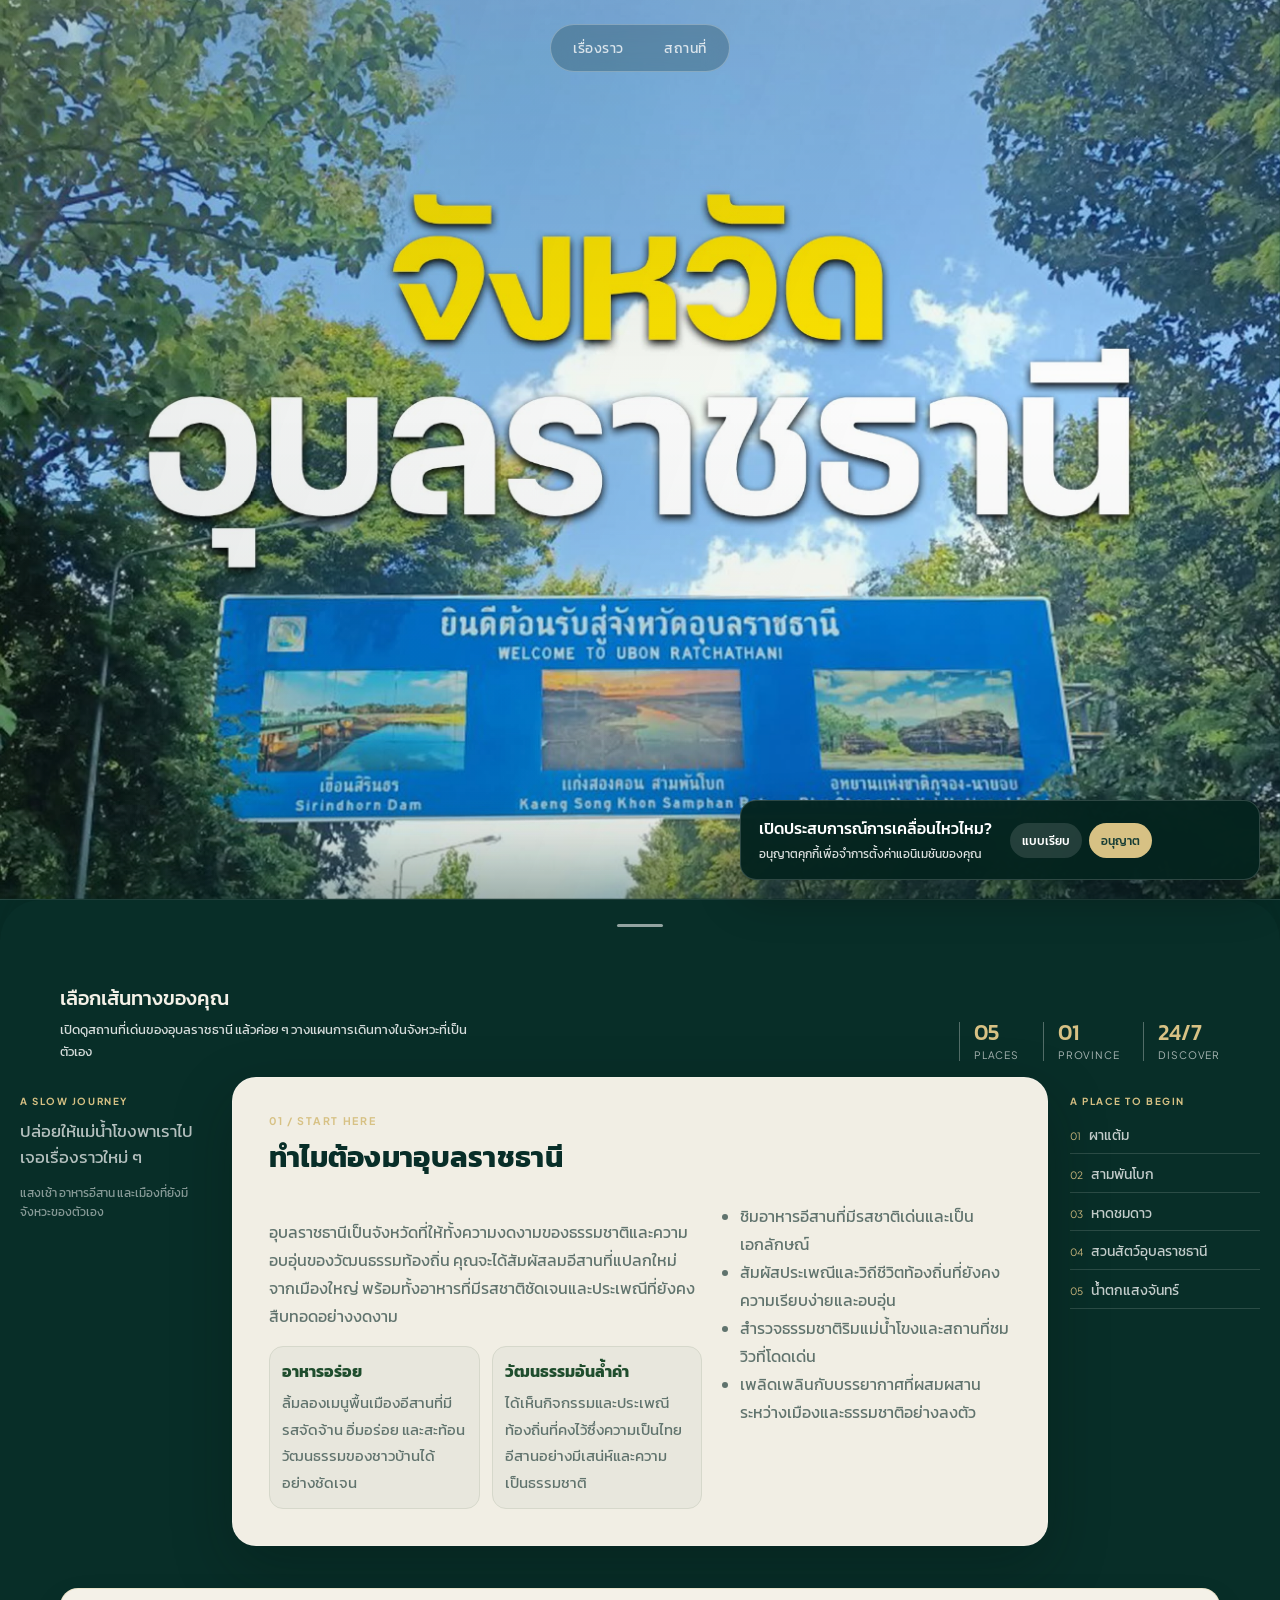
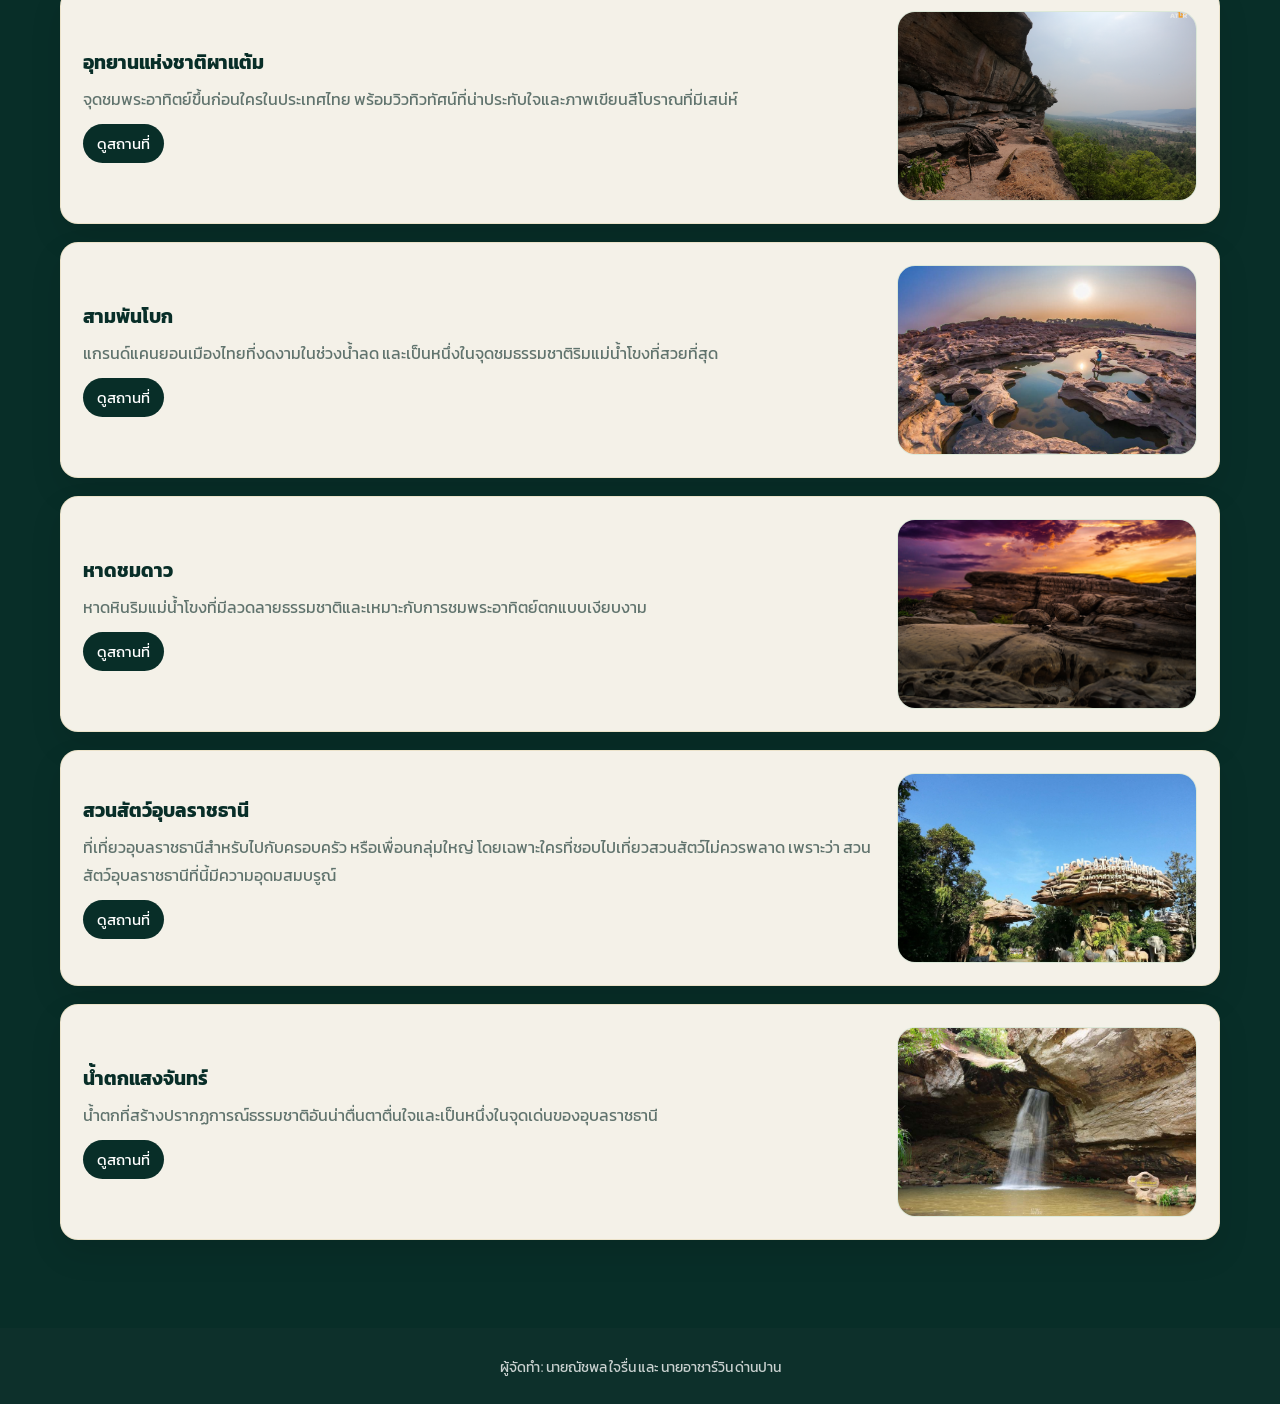
<file: index.html>
<!DOCTYPE html>
<html lang="th">
  <head>
    <meta charset="UTF-8" />
    <meta name="viewport" content="width=device-width, initial-scale=1.0" />
    <title>Ubon Ratchathani Travel Guide</title>
    <style>
      @import url('https://fonts.googleapis.com/css2?family=Kanit:wght@400;500;600;700&family=Plus+Jakarta+Sans:wght@400;500;600;700&display=swap');

      :root {
        --green: #2f6b3f;
        --green-dark: #1f4d2d;
        --cream: #f7f3e8;
        --text: #223;
        --muted: #5f6b69;
      }

      * {
        box-sizing: border-box;
      }

      html { scroll-behavior: smooth; }

      body {
        font-family: Arial, Helvetica, sans-serif;
        margin: 0;
        color: var(--text);
        background:
          linear-gradient(135deg, rgba(18, 49, 29, 0.72), rgba(35, 92, 57, 0.72)),
          url('IMG/UBON.jpg') center/cover no-repeat fixed;
      }

      .hero {
        background: linear-gradient(135deg, rgba(16, 45, 28, 0.82), rgba(47, 107, 63, 0.55));
        color: white;
        padding: 72px 20px 90px;
        text-align: center;
        position: relative;
        border-bottom: 1px solid rgba(255,255,255,0.15);
      }

      .hero h1 {
        margin: 0 0 12px;
        font-size: 2.35rem;
      }

      .hero p {
        margin: 0 auto 22px;
        max-width: 800px;
        line-height: 1.75;
        font-size: 1.05rem;
      }

      .chip-row {
        display: flex;
        justify-content: center;
        flex-wrap: wrap;
        gap: 10px;
        margin-top: 16px;
      }

      .chip {
        background: rgba(255, 255, 255, 0.18);
        border: 1px solid rgba(255, 255, 255, 0.25);
        padding: 8px 12px;
        border-radius: 999px;
        font-size: 0.95rem;
        backdrop-filter: blur(6px);
      }

      .container {
        max-width: 1200px;
        margin: -32px auto 0;
        padding: 0 20px 42px;
      }

      .intro-card {
        background: rgba(255, 255, 255, 0.95);
        border-radius: 24px;
        box-shadow: 0 18px 42px rgba(0, 0, 0, 0.12);
        padding: 24px;
        margin-bottom: 20px;
        backdrop-filter: blur(6px);
      }

      .intro-card h2 {
        margin-top: 0;
        font-size: 1.28rem;
        color: var(--green-dark);
      }

      .intro-grid {
        display: grid;
        grid-template-columns: 1.2fr 0.8fr;
        gap: 20px;
      }

      .intro-grid p,
      .intro-grid li {
        line-height: 1.75;
        color: var(--muted);
      }

      .intro-grid ul {
        padding-left: 18px;
        margin: 0;
      }

      .taste-grid {
        display: grid;
        grid-template-columns: repeat(2, minmax(0, 1fr));
        gap: 12px;
        margin-top: 14px;
      }

      .taste-item {
        background: var(--cream);
        border: 1px solid #e6dfce;
        border-radius: 14px;
        padding: 12px;
      }

      .taste-item h4 {
        margin: 0 0 6px;
        color: var(--green-dark);
      }

      .taste-item p {
        margin: 0;
        font-size: 0.95rem;
      }

      .feature-list {
        display: flex;
        flex-direction: column;
        gap: 18px;
      }

      .feature-card {
        display: flex;
        align-items: center;
        justify-content: space-between;
        gap: 24px;
        background: linear-gradient(135deg, rgba(255,255,255,0.97), rgba(247,243,232,0.96));
        border-radius: 24px;
        padding: 22px;
        box-shadow: 0 14px 32px rgba(0, 0, 0, 0.1);
        transition: transform 0.2s ease, box-shadow 0.2s ease;
        border: 1px solid rgba(47,107,63,0.12);
        animation: card-reveal 0.7s ease both;
      }

      .feature-card:nth-child(2) { animation-delay: 0.08s; }
      .feature-card:nth-child(3) { animation-delay: 0.16s; }
      .feature-card:nth-child(4) { animation-delay: 0.24s; }
      .feature-card:nth-child(5) { animation-delay: 0.32s; }

      .feature-media img {
        transition: transform 0.5s ease, filter 0.5s ease;
      }

      .feature-card:hover .feature-media img {
        transform: scale(1.06);
        filter: saturate(1.12);
      }

      @keyframes card-reveal {
        from { opacity: 0; transform: translateY(18px); }
        to { opacity: 1; transform: translateY(0); }
      }

      @media (prefers-reduced-motion: reduce) {
        .feature-card, .feature-media img { animation: none; transition: none; }
      }

      .feature-card:hover {
        transform: translateY(-2px);
        box-shadow: 0 16px 36px rgba(0, 0, 0, 0.14);
      }

      .feature-copy {
        flex: 1;
      }

      .feature-copy h3 {
        margin: 0 0 8px;
        color: var(--green-dark);
        font-size: 1.2rem;
      }

      .feature-copy p {
        margin: 0 0 12px;
        line-height: 1.7;
        color: var(--muted);
      }

      .feature-actions {
        display: flex;
        gap: 10px;
        flex-wrap: wrap;
      }

      .btn {
        display: inline-block;
        padding: 8px 14px;
        border-radius: 999px;
        background: linear-gradient(135deg, var(--green), #4c9a62);
        color: white;
        text-decoration: none;
        font-size: 0.95rem;
      }

      .btn:hover {
        background: var(--green-dark);
      }

      .feature-media {
        width: 300px;
        min-width: 300px;
        height: 190px;
        border-radius: 18px;
        overflow: hidden;
        border: 1px solid #dce8d8;
        box-shadow: inset 0 0 0 1px rgba(255,255,255,0.3);
        background: #eef4eb;
        flex-shrink: 0;
      }

      .feature-media img {
        width: 100%;
        height: 100%;
        object-fit: cover;
        display: block;
        object-position: center;
      }

      .detail-section {
        background: linear-gradient(135deg, rgba(255,255,255,0.97), rgba(247,243,232,0.95));
        border-radius: 22px;
        padding: 24px;
        margin-top: 14px;
        box-shadow: 0 10px 24px rgba(0, 0, 0, 0.08);
        border: 1px solid rgba(47,107,63,0.12);
      }

      .detail-section h3 {
        margin-top: 0;
        color: var(--green-dark);
      }

      .detail-section p {
        line-height: 1.7;
        color: var(--muted);
      }

      @media (max-width: 820px) {
        .intro-grid {
          grid-template-columns: 1fr;
        }

        .feature-card {
          flex-direction: column;
          align-items: flex-start;
        }

        .feature-media {
          width: 100%;
          min-width: 100%;
          height: 220px;
        }

        .taste-grid {
          grid-template-columns: 1fr;
        }
      }
      /* Interactive hover layer: ทำให้ส่วนต่างๆ ตอบสนองเมื่อเลื่อนเมาส์ */
      .chip,
      .intro-card,
      .taste-item,
      .feature-media,
      .btn {
        transition: transform 0.3s ease, box-shadow 0.3s ease, background 0.3s ease, border-color 0.3s ease, filter 0.3s ease;
      }

      .chip:hover {
        transform: translateY(-4px) scale(1.04);
        background: rgba(255, 255, 255, 0.32);
        border-color: rgba(255, 255, 255, 0.7);
      }

      .intro-card:hover {
        transform: translateY(-6px);
        box-shadow: 0 24px 52px rgba(0, 0, 0, 0.17);
      }

      .taste-item:hover {
        transform: translateY(-5px);
        background: #fffaf0;
        border-color: #d4c399;
      }

      .feature-card:hover {
        transform: translateY(-7px) rotateX(1deg);
        box-shadow: 0 22px 44px rgba(0, 0, 0, 0.17);
        border-color: rgba(47, 107, 63, 0.32);
      }

      .feature-card:hover .feature-media {
        box-shadow: 0 10px 24px rgba(20, 89, 76, 0.2);
      }

      .feature-card:hover .feature-media img {
        transform: scale(1.08);
        filter: saturate(1.12);
        transition: transform 0.6s ease, filter 0.6s ease;
      }

      .btn:hover {
        transform: translateY(-3px);
        box-shadow: 0 8px 18px rgba(31, 77, 45, 0.28);
        filter: brightness(1.08);
      }

      @media (prefers-reduced-motion: reduce) {
        .chip, .intro-card, .taste-item, .feature-card, .feature-media, .feature-media img, .btn { animation: none; transition: none; }
      }

      .site-footer {
        position: relative;
        z-index: 1;
        padding: 26px 20px;
        color: rgba(255, 255, 255, 0.78);
        background: #0d302b;
        text-align: center;
        font-size: 0.9rem;
      }

      .site-footer p {
        margin: 0;
        line-height: 1.7;
      }

      :root {
        --ink: #162d2b;
        --soft-ink: #58706b;
        --yellow: #ffd34e;
        --paper: #f5f1e7;
        --forest: #123f38;
      }

      body {
        font-family: 'Plus Jakarta Sans', 'Kanit', sans-serif;
        color: var(--ink);
        background: var(--forest);
      }

      .hero {
        min-height: 100svh;
        height: 100svh;
        display: flex;
        align-items: center;
        justify-content: center;
        position: sticky;
        top: 0;
        z-index: 0;
        padding: 0;
        overflow: hidden;
        isolation: isolate;
        background: var(--forest);
      }

      .hero-topbar {
        position: absolute;
        top: 0;
        left: 0;
        right: 0;
        z-index: 2;
        display: flex;
        align-items: center;
        justify-content: space-between;
        padding: 24px max(24px, calc((100% - 1160px) / 2));
        color: rgba(255, 255, 255, .92);
      }

      .hero-brand {
        display: inline-flex;
        align-items: center;
        gap: 10px;
        font-family: 'Kanit', sans-serif;
        font-size: 1.05rem;
        font-weight: 500;
        letter-spacing: .04em;
      }

      .hero-brand::before {
        content: '';
        width: 9px;
        height: 9px;
        border: 2px solid var(--yellow);
        border-radius: 50%;
      }

      .hero-count {
        display: inline-flex;
        align-items: center;
        gap: 10px;
        color: rgba(255, 255, 255, .7);
        font-size: .68rem;
        letter-spacing: .18em;
      }

      .hero-count::before {
        content: '';
        width: 42px;
        height: 1px;
        background: rgba(255, 255, 255, .55);
      }

      .hero-image {
        position: absolute;
        inset: 0;
        z-index: -2;
        background:
          linear-gradient(180deg, rgba(0, 0, 0, .2), rgba(0, 0, 0, .04) 38%, rgba(0, 0, 0, .62)),
          url('IMG/UBON.jpg') center 25%/cover no-repeat;
        opacity: calc(1 - (var(--drawer-progress, 0) * .58));
        transform: translateY(calc(var(--drawer-progress, 0) * -2%)) scale(calc(1 + (var(--drawer-progress, 0) * .025)));
        transform-origin: center center;
        will-change: opacity, transform;
      }

      html[data-motion="minimal"] .hero-image {
        opacity: calc(1 - (var(--drawer-progress, 0) * .3));
        transform: translateY(calc(var(--drawer-progress, 0) * -1%));
      }
      html[data-motion="minimal"] .hero-side { animation: none; }

      .hero::before {
        content: '';
        position: absolute;
        inset: 0;
        z-index: -1;
        background: linear-gradient(110deg, rgba(0, 0, 0, .22), transparent 62%);
      }

      .hero h1 {
        display: flex;
        flex-direction: column;
        align-items: center;
        gap: 3px;
        margin-bottom: 24px;
        font-family: 'Kanit', sans-serif;
        font-size: clamp(3.8rem, 13vw, 9.4rem);
        font-weight: 600;
        line-height: .9;
        letter-spacing: -.035em;
        text-shadow: 0 10px 34px rgba(0, 0, 0, .28);
      }

      .hero h1::after { display: none; }
      .hero h1 strong { color: var(--yellow); font-weight: 600; }
      .hero-kicker {
        color: rgba(255, 255, 255, .82);
        font-family: 'Plus Jakarta Sans', sans-serif;
        font-size: clamp(.62rem, 1.2vw, .82rem);
        font-weight: 600;
        letter-spacing: .25em;
        line-height: 1.2;
      }
      .hero-title-sub {
        color: rgba(255, 255, 255, .94);
        font-size: clamp(1.08rem, 2.2vw, 1.65rem);
        font-weight: 400;
        letter-spacing: .08em;
      }

      .hero p {
        max-width: 620px;
        margin-bottom: 28px;
        color: rgba(255, 255, 255, .86);
        font-size: 1rem;
        line-height: 1.85;
      }

      .hero .chip-row { gap: 9px; margin-bottom: 10px; }
      .chip {
        padding: 8px 13px;
        border-color: rgba(255, 255, 255, .3);
        background: rgba(255, 255, 255, .13);
        font-size: .82rem;
      }
      .chip:first-child { border-color: var(--yellow); color: var(--yellow); }

      .container {
        max-width: none;
        margin: 0;
        padding: 82px 20px 88px;
        position: relative;
        z-index: 1;
        background: var(--forest);
        border-radius: 40px 40px 0 0;
        box-shadow: 0 -30px 70px rgba(2, 28, 22, .34);
      }

      .container::before {
        content: '';
        position: absolute;
        top: 24px;
        left: 50%;
        width: 46px;
        height: 3px;
        border-radius: 999px;
        background: rgba(255, 255, 255, .56);
        transform: translateX(-50%);
      }

      .intro-card {
        max-width: 1160px;
        margin: 0 auto 20px;
        padding: 36px;
        border: 1px solid rgba(255, 255, 255, .14);
        border-radius: 24px;
        background: rgba(255, 253, 248, .98);
        box-shadow: 0 18px 42px rgba(2, 28, 22, .16);
      }
      .intro-card h2, .feature-copy h3, .detail-section h3 { font-family: 'Kanit', sans-serif; }
      .intro-card h2 { color: var(--forest); font-size: 1.8rem; letter-spacing: .01em; }
      .intro-card h2::before {
        content: '01 / START HERE';
        display: block;
        margin-bottom: 8px;
        color: #4e9b7d;
        font-family: 'Plus Jakarta Sans', sans-serif;
        font-size: .66rem;
        font-weight: 700;
        letter-spacing: .16em;
      }

      .drawer-summary {
        display: grid;
        grid-template-columns: 1fr auto;
        align-items: end;
        gap: 20px;
        max-width: 1160px;
        margin: 0 auto 16px;
        color: rgba(255, 255, 255, .84);
      }

      .drawer-layout {
        display: grid;
        grid-template-columns: minmax(150px, 190px) minmax(0, 1160px) minmax(150px, 190px);
        align-items: start;
        gap: 22px;
        max-width: 1560px;
        margin: 0 auto;
      }

      .drawer-layout .intro-card { width: 100%; }
      .drawer-side {
        padding-top: 18px;
        color: rgba(255, 255, 255, .7);
      }

      .drawer-side-label {
        display: block;
        margin-bottom: 12px;
        color: rgba(255, 255, 255, .5);
        font-size: .61rem;
        font-weight: 700;
        letter-spacing: .16em;
      }

      .drawer-side p {
        margin: 0;
        font-family: 'Kanit', sans-serif;
        font-size: 1.05rem;
        line-height: 1.55;
      }

      .drawer-side small {
        display: block;
        margin-top: 12px;
        color: rgba(255, 255, 255, .52);
        font-size: .72rem;
        line-height: 1.65;
      }

      .drawer-photo {
        display: block;
        overflow: hidden;
        border-radius: 16px;
        color: white;
        text-decoration: none;
        background: rgba(255, 255, 255, .1);
      }

      .drawer-photo img {
        display: block;
        width: 100%;
        aspect-ratio: 1 / 1.15;
        object-fit: cover;
        transition: transform .6s ease, filter .6s ease;
      }

      .drawer-photo:hover img { transform: scale(1.07); filter: saturate(1.15); }
      .drawer-photo span { display: block; padding: 10px 11px 12px; font-family: 'Kanit', sans-serif; font-size: .84rem; }

      .place-index {
        display: flex;
        flex-direction: column;
        gap: 4px;
      }

      .place-index a {
        display: flex;
        align-items: baseline;
        gap: 8px;
        padding: 7px 0;
        border-bottom: 1px solid rgba(255, 255, 255, .14);
        color: rgba(255, 255, 255, .76);
        font-family: 'Kanit', sans-serif;
        font-size: .88rem;
        line-height: 1.4;
        text-decoration: none;
        transition: color .2s ease, padding-left .2s ease;
      }

      .place-index a::before { content: '0' counter(place); color: var(--yellow); font-family: 'Plus Jakarta Sans', sans-serif; font-size: .63rem; }
      .place-index { counter-reset: place; }
      .place-index a { counter-increment: place; }
      .place-index a:hover, .place-index a:focus-visible { padding-left: 5px; color: white; }

      .drawer-summary p { max-width: 420px; margin: 0; font-size: .82rem; line-height: 1.65; }
      .drawer-summary strong { display: block; margin-bottom: 3px; color: white; font-family: 'Kanit', sans-serif; font-size: 1.25rem; font-weight: 500; }
      .drawer-stats { display: flex; gap: 24px; }
      .drawer-stat { padding-left: 14px; border-left: 1px solid rgba(255, 255, 255, .3); }
      .drawer-stat b { display: block; color: var(--yellow); font-family: 'Kanit', sans-serif; font-size: 1.35rem; font-weight: 500; line-height: 1; }
      .drawer-stat span { display: block; margin-top: 5px; color: rgba(255, 255, 255, .66); font-size: .64rem; letter-spacing: .08em; }

      .intro-grid p, .intro-grid li, .feature-copy p { color: var(--soft-ink); }
      .feature-card {
        position: relative;
        border-radius: 18px;
        border-color: rgba(28, 85, 71, .12);
        background: rgba(255, 253, 248, .96);
      }

      .consent {
        position: fixed;
        right: 20px;
        bottom: 20px;
        z-index: 10;
        display: flex;
        align-items: center;
        gap: 18px;
        width: min(520px, calc(100% - 40px));
        padding: 16px 18px;
        border: 1px solid rgba(255, 255, 255, .16);
        border-radius: 16px;
        background: rgba(10, 48, 40, .94);
        color: rgba(255, 255, 255, .86);
        box-shadow: 0 18px 44px rgba(0, 0, 0, .25);
        backdrop-filter: blur(18px);
        animation: consent-in .6s .5s ease-out both;
      }

      .consent p { margin: 0; font-size: .78rem; line-height: 1.55; }
      .consent strong { display: block; margin-bottom: 2px; color: white; font-family: 'Kanit', sans-serif; font-size: .98rem; font-weight: 500; }
      .consent-actions { display: flex; flex-shrink: 0; gap: 7px; }
      .consent button {
        border: 0;
        border-radius: 999px;
        padding: 8px 12px;
        cursor: pointer;
        font: 500 .78rem 'Kanit', sans-serif;
      }
      .consent-allow { background: var(--yellow); color: #173d35; }
      .consent-minimal { background: rgba(255, 255, 255, .12); color: white; }
      .consent.is-hidden { display: none; }

      @keyframes consent-in {
        from { opacity: 0; transform: translateY(18px); }
        to { opacity: 1; transform: translateY(0); }
      }

      .feature-list {
        max-width: 1160px;
        margin: 0 auto;
        grid-column: 1 / -1;
      }

      @media (max-width: 700px) {
        .hero { min-height: 100svh; height: 100svh; }
        .hero-topbar { padding: 20px 22px; }
        .hero-count { display: none; }
        .hero-image { background-position: center 25%; }
        .hero h1 { font-size: clamp(3.4rem, 19vw, 6.4rem); }
        .hero-title-sub { letter-spacing: .03em; }
        .container { margin-top: 0; padding-left: 14px; padding-right: 14px; }
        .intro-card { padding: 26px 22px; }
        .drawer-summary { grid-template-columns: 1fr; align-items: start; gap: 14px; padding: 0 8px; }
        .drawer-stats { gap: 18px; }
        .drawer-layout { display: block; }
        .drawer-side { display: none; }
      }

      @media (prefers-reduced-motion: reduce) {
        .hero-image, .consent { opacity: 1; transform: none; animation: none; }
      }

      /* Premium editorial direction */
      :root {
        --ink: #17332e;
        --soft-ink: #60736d;
        --yellow: #d7c184;
        --paper: #f1eee4;
        --forest: #082e28;
      }

      body { background: var(--forest); }
      .hero-topbar { justify-content: center; }
      .hero-menu {
        display: flex;
        align-items: center;
        gap: 4px;
        padding: 4px;
        border: 1px solid rgba(255, 255, 255, .28);
        border-radius: 999px;
        background: rgba(4, 35, 30, .24);
        backdrop-filter: blur(12px);
      }
      .hero-menu a {
        position: relative;
        padding: 9px 18px;
        border-radius: 999px;
        color: rgba(255, 255, 255, .78);
        font-family: 'Kanit', sans-serif;
        font-size: .86rem;
        font-weight: 400;
        letter-spacing: .04em;
        text-decoration: none;
        transition: color .25s ease, background .25s ease, transform .25s ease;
      }
      .hero-menu a::after {
        content: '';
        position: absolute;
        right: 18px;
        bottom: 5px;
        left: 18px;
        height: 1px;
        background: var(--yellow);
        transform: scaleX(0);
        transform-origin: center;
        transition: transform .25s ease;
      }
      .hero-menu a:hover, .hero-menu a:focus-visible { color: white; background: rgba(255, 255, 255, .12); transform: translateY(-1px); }
      .hero-menu a:hover::after, .hero-menu a:focus-visible::after { transform: scaleX(1); }
      .hero-image {
        background:
          linear-gradient(180deg, rgba(2, 22, 18, .12), rgba(2, 22, 18, .01) 42%, rgba(2, 22, 18, .08)),
          url('IMG/UBON.jpg') center 25%/cover no-repeat;
      }
      .hero::before { background: linear-gradient(110deg, rgba(4, 39, 32, .08), transparent 64%); }
      .container { background: var(--forest); }
      .drawer-summary strong { color: #f4f1e7; }
      .drawer-stat b { color: var(--yellow); }
      .drawer-side-label, .intro-card h2::before { color: var(--yellow); }
      .intro-card { background: var(--paper); box-shadow: 0 22px 60px rgba(1, 18, 14, .28); }
      .intro-card h2 { color: var(--forest); }
      .taste-item { background: #e8e7dd; border-color: #d6d8cb; }
      .taste-item:hover { background: #f8f4e9; border-color: #c8b77e; }
      .feature-card { background: #f4f1e8; border-color: rgba(215, 193, 132, .3); }
      .feature-copy h3 { color: var(--forest); }
      .btn { background: var(--forest); }
      .btn:hover { background: #174d41; }
      .consent { background: rgba(4, 35, 30, .96); }

      .hero-image {
        background: var(--forest);
      }

      .hero-image-layer {
        position: absolute;
        inset: 0;
        background:
          linear-gradient(180deg, rgba(2, 22, 18, .12), rgba(2, 22, 18, .01) 42%, rgba(2, 22, 18, .08)),
          url('IMG/UBON.jpg') center 25%/cover no-repeat;
        animation: hero-photo-enter 1.5s linear both;
        will-change: opacity, transform;
      }

      @keyframes hero-photo-enter {
        0% { opacity: .08; transform: scale(1.015); }
        20% { opacity: .12; }
        40% { opacity: .24; }
        60% { opacity: .42; }
        80% { opacity: .68; }
        100% { opacity: 1; transform: scale(1); }
      }

      @media (prefers-reduced-motion: reduce) {
        html { scroll-behavior: auto; }
        .hero-image-layer { animation: none; }
      }
    </style>
  </head>
  <body>
    <section class="hero" aria-label="ภาพแนะนำจังหวัดอุบลราชธานี">
      <nav class="hero-topbar" aria-label="เมนูหลัก">
        <div class="hero-menu">
          <a href="#places">เรื่องราว</a>
          <a href="#destinations">สถานที่</a>
        </div>
      </nav>
      <div class="hero-image" aria-hidden="true"><div class="hero-image-layer"></div></div>
    </section>

    <main class="container">
      <div class="drawer-summary">
        <p><strong>เลือกเส้นทางของคุณ</strong>เปิดดูสถานที่เด่นของอุบลราชธานี แล้วค่อย ๆ วางแผนการเดินทางในจังหวะที่เป็นตัวเอง</p>
        <div class="drawer-stats" aria-label="ข้อมูลสรุปสถานที่ท่องเที่ยว">
          <div class="drawer-stat"><b>05</b><span>PLACES</span></div>
          <div class="drawer-stat"><b>01</b><span>PROVINCE</span></div>
          <div class="drawer-stat"><b>24/7</b><span>DISCOVER</span></div>
        </div>
      </div>
      <div class="drawer-layout">
        <aside class="drawer-side">
          <span class="drawer-side-label">A SLOW JOURNEY</span>
          <p>ปล่อยให้แม่น้ำโขงพาเราไปเจอเรื่องราวใหม่ ๆ</p>
          <small>แสงเช้า อาหารอีสาน และเมืองที่ยังมีจังหวะของตัวเอง</small>
        </aside>

        <section class="intro-card" id="places">
          <h2>ทำไมต้องมาอุบลราชธานี</h2>
          <div class="intro-grid">
            <div>
              <p>อุบลราชธานีเป็นจังหวัดที่ให้ทั้งความงดงามของธรรมชาติและความอบอุ่นของวัฒนธรรมท้องถิ่น คุณจะได้สัมผัสลมอีสานที่แปลกใหม่จากเมืองใหญ่ พร้อมทั้งอาหารที่มีรสชาติชัดเจนและประเพณีที่ยังคงสืบทอดอย่างงดงาม</p>
              <div class="taste-grid">
                <div class="taste-item">
                  <h4>อาหารอร่อย</h4>
                  <p>ลิ้มลองเมนูพื้นเมืองอีสานที่มีรสจัดจ้าน อิ่มอร่อย และสะท้อนวัฒนธรรมของชาวบ้านได้อย่างชัดเจน</p>
                </div>
                <div class="taste-item">
                  <h4>วัฒนธรรมอันล้ำค่า</h4>
                  <p>ได้เห็นกิจกรรมและประเพณีท้องถิ่นที่คงไว้ซึ่งความเป็นไทยอีสานอย่างมีเสน่ห์และความเป็นธรรมชาติ</p>
                </div>
              </div>
            </div>
            <div>
              <ul>
                <li>ชิมอาหารอีสานที่มีรสชาติเด่นและเป็นเอกลักษณ์</li>
                <li>สัมผัสประเพณีและวิถีชีวิตท้องถิ่นที่ยังคงความเรียบง่ายและอบอุ่น</li>
                <li>สำรวจธรรมชาติริมแม่น้ำโขงและสถานที่ชมวิวที่โดดเด่น</li>
                <li>เพลิดเพลินกับบรรยากาศที่ผสมผสานระหว่างเมืองและธรรมชาติอย่างลงตัว</li>
              </ul>
            </div>
          </div>
        </section>

        <aside class="drawer-side">
          <span class="drawer-side-label">A PLACE TO BEGIN</span>
          <nav class="place-index" aria-label="สารบัญสถานที่ท่องเที่ยว">
            <a href="#phatam">ผาแต้ม</a>
            <a href="#threebo">สามพันโบก</a>
            <a href="#hatstar">หาดชมดาว</a>
            <a href="#ubon-zoo">สวนสัตว์อุบลราชธานี</a>
            <a href="#moonwaterfall">น้ำตกแสงจันทร์</a>
          </nav>
        </aside>

        <section class="feature-list" id="destinations">
        <article class="feature-card" id="phatam">
          <div class="feature-copy">
            <h3>อุทยานแห่งชาติผาแต้ม</h3>
            <p>จุดชมพระอาทิตย์ขึ้นก่อนใครในประเทศไทย พร้อมวิวทิวทัศน์ที่น่าประทับใจและภาพเขียนสีโบราณที่มีเสน่ห์</p>
            <div class="feature-actions">
              <a class="btn" href="root/phatam.html">ดูสถานที่</a>
            </div>
          </div>
          <div class="feature-media">
            <img src="IMG/phatam.png" alt="ผาแต้ม" />
          </div>
        </article>

        <article class="feature-card" id="threebo">
          <div class="feature-copy">
            <h3>สามพันโบก</h3>
            <p>แกรนด์แคนยอนเมืองไทยที่งดงามในช่วงน้ำลด และเป็นหนึ่งในจุดชมธรรมชาติริมแม่น้ำโขงที่สวยที่สุด</p>
            <div class="feature-actions">
              <a class="btn" href="root/threebo.html">ดูสถานที่</a>
            </div>
          </div>
          <div class="feature-media">
            <img src="IMG/ThreeBOg.jpg" alt="สามพันโบก" />
          </div>
        </article>

        <article class="feature-card" id="hatstar">
          <div class="feature-copy">
            <h3>หาดชมดาว</h3>
            <p>หาดหินริมแม่น้ำโขงที่มีลวดลายธรรมชาติและเหมาะกับการชมพระอาทิตย์ตกแบบเงียบงาม</p>
            <div class="feature-actions">
              <a class="btn" href="root/hatstar.html">ดูสถานที่</a>
            </div>
          </div>
          <div class="feature-media">
            <img src="IMG/hatchostar.jpeg" alt="หาดชมดาว" />
          </div>
        </article>

        <article class="feature-card" id="ubon-zoo">
          <div class="feature-copy">
            <h3>สวนสัตว์อุบลราชธานี</h3>
            <p>ที่เที่ยวอุบลราชธานีสำหรับไปกับครอบครัว หรือเพื่อนกลุ่มใหญ่ โดยเฉพาะใครที่ชอบไปเที่ยวสวนสัตว์ไม่ควรพลาด เพราะว่า สวนสัตว์อุบลราชธานีที่นี้มีความอุดมสมบรูณ์ </p>
            <div class="feature-actions">
              <a class="btn" href="root/Ubonzoo.html">ดูสถานที่</a>
            </div>
          </div>
          <div class="feature-media">
            <img src="IMG/Ubon zoo.png" alt="สวนสัตว์อุบลราชธานี" />
          </div>
        </article>

        <article class="feature-card" id="moonwaterfall">
          <div class="feature-copy">
            <h3>น้ำตกแสงจันทร์</h3>
            <p>น้ำตกที่สร้างปรากฏการณ์ธรรมชาติอันน่าตื่นตาตื่นใจและเป็นหนึ่งในจุดเด่นของอุบลราชธานี</p>
            <div class="feature-actions">
              <a class="btn" href="root/moonwaterfall.html">ดูสถานที่</a>
            </div>
          </div>
          <div class="feature-media">
            <img src="IMG/moonwaterfall.jpg" alt="น้ำตกแสงจันทร์" />
          </div>
        </article>
      </section>
      </div>
    </main>
    <footer class="site-footer">
      <p>ผู้จัดทำ: นายณัชพล ใจรื่น และ นายอาชาร์วิน ด่านปาน</p>
    </footer>
    <aside class="consent" id="motion-consent" aria-label="การตั้งค่าแอนิเมชัน">
      <p><strong>เปิดประสบการณ์การเคลื่อนไหวไหม?</strong>อนุญาตคุกกี้เพื่อจำการตั้งค่าแอนิเมชันของคุณ</p>
      <div class="consent-actions">
        <button class="consent-minimal" type="button" data-consent="minimal">แบบเรียบ</button>
        <button class="consent-allow" type="button" data-consent="enhanced">อนุญาต</button>
      </div>
    </aside>
    <script>
      const consent = document.querySelector('#motion-consent');
      const consentKey = 'ubon-motion-consent';
      let savedConsent = null;

      document.querySelectorAll('a[href^="#"]').forEach((link) => {
        link.addEventListener('click', (event) => {
          const target = document.querySelector(link.getAttribute('href'));
          if (!target) return;
          event.preventDefault();
          target.scrollIntoView({ behavior: 'smooth', block: 'center' });
        });
      });

      try {
        savedConsent = localStorage.getItem(consentKey);
      } catch (error) {
        savedConsent = null;
      }

      const applyConsent = (value) => {
        document.documentElement.dataset.motion = value;
        try {
          localStorage.setItem(consentKey, value);
        } catch (error) {
        }
        consent.classList.add('is-hidden');
      };

      if (savedConsent) applyConsent(savedConsent);
      consent.querySelectorAll('[data-consent]').forEach((button) => {
        button.addEventListener('click', () => applyConsent(button.dataset.consent));
      });

      const updateDrawerProgress = () => {
        const progress = Math.min(window.scrollY / (window.innerHeight * 0.72), 1);
        document.documentElement.style.setProperty('--drawer-progress', progress.toFixed(3));
      };

      let drawerFrame;
      window.addEventListener('scroll', () => {
        if (drawerFrame) return;
        drawerFrame = requestAnimationFrame(() => {
          updateDrawerProgress();
          drawerFrame = null;
        });
      }, { passive: true });
      updateDrawerProgress();
    </script>
  </body>
</html>
</file>
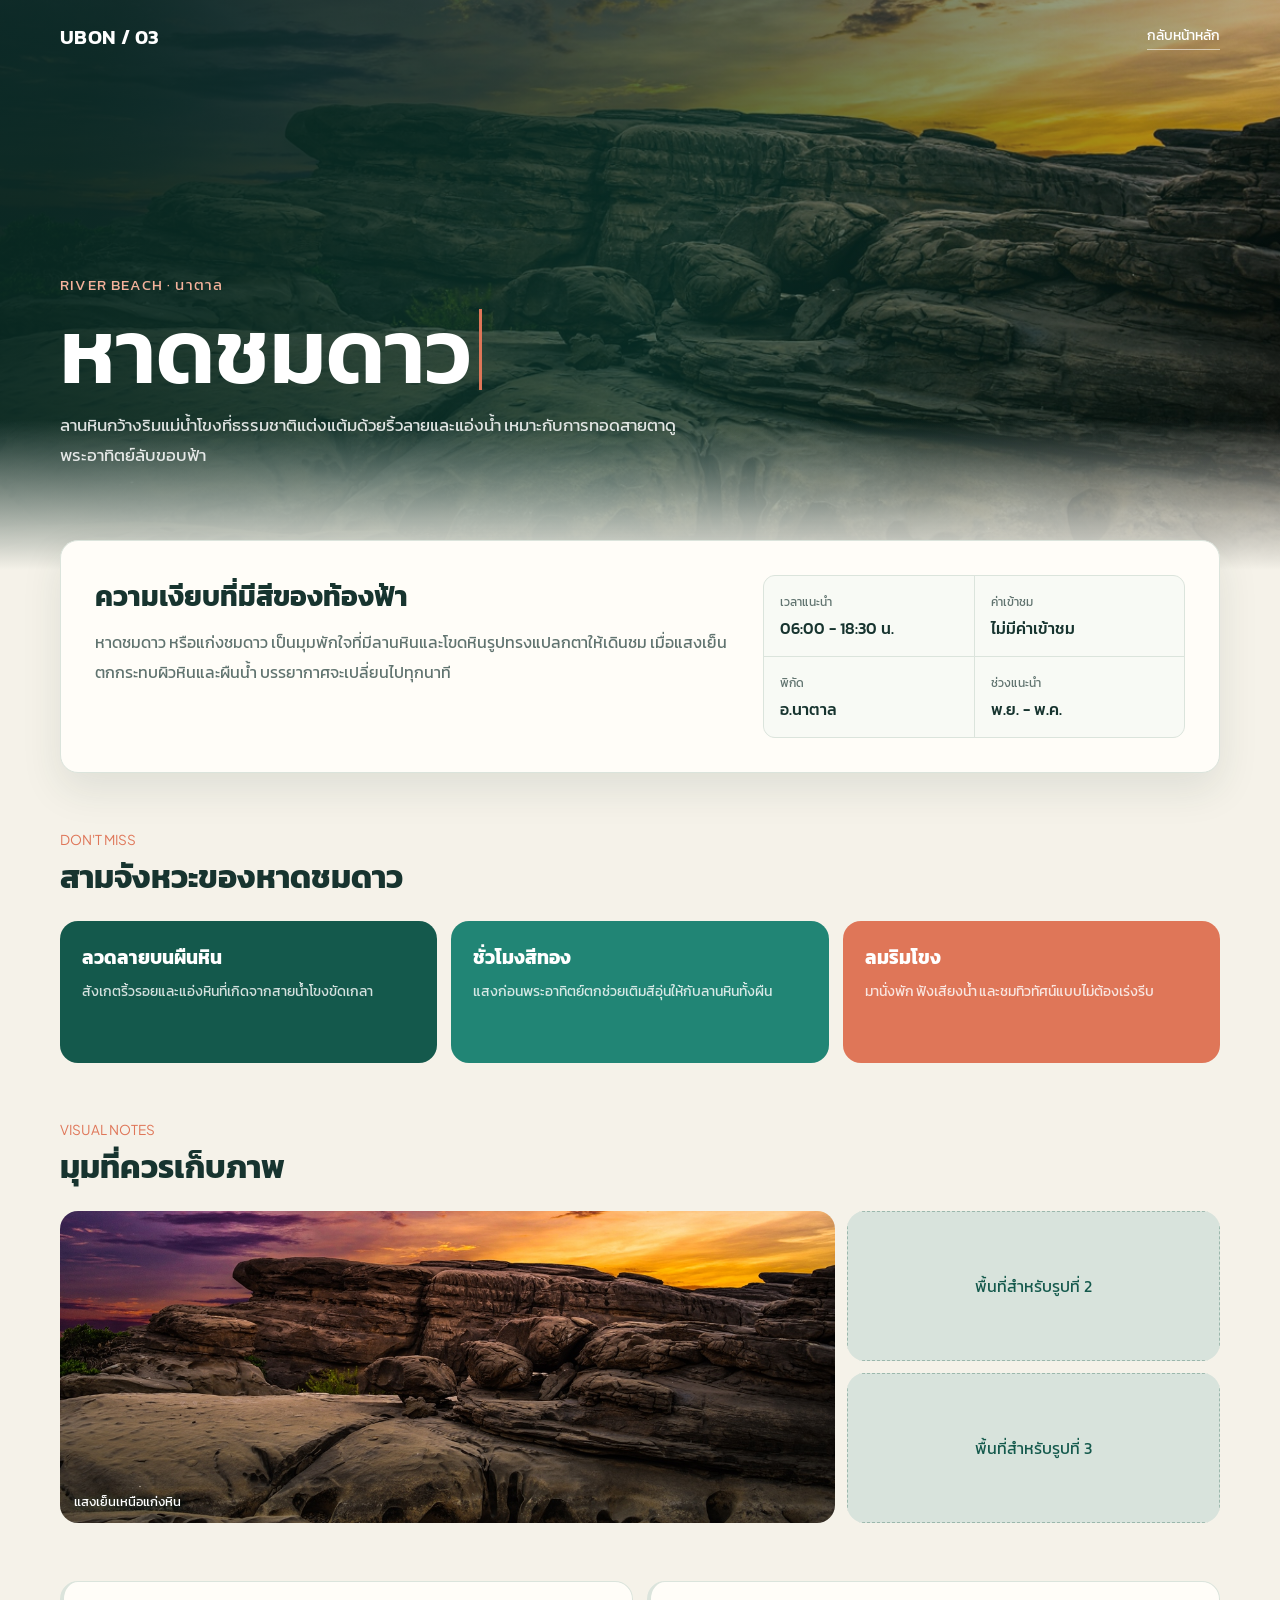
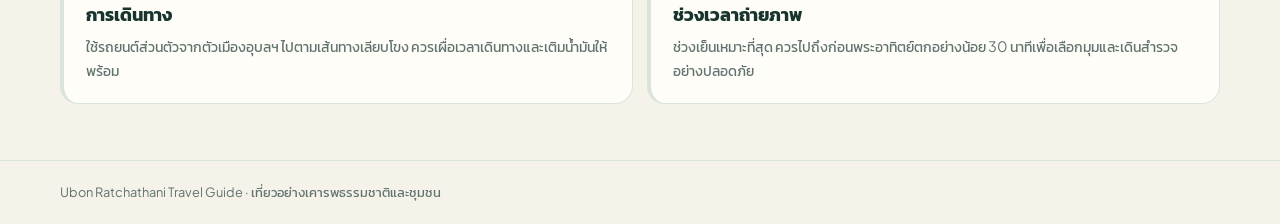
<file: .root/hatstar.html>
<!-- วิธีเพิ่มรูป: เปลี่ยนชื่อไฟล์ใน --hero-image สำหรับรูปใหญ่ด้านบน และเปลี่ยน src ของ img ใน .gallery สำหรับรูปแกลเลอรี -->
<!doctype html>
<html lang="th"><head><meta charset="UTF-8"><meta name="viewport" content="width=device-width, initial-scale=1.0"><title>หาดชมดาว | อุบลราชธานี</title><link rel="stylesheet" href="guide.css"></head>
<body style="--hero-image: url('../IMG/hatchostar.jpeg')"><header class="topbar"><div class="nav-brand">UBON / 03</div><a class="back-link" href="../index.html">กลับหน้าหลัก</a></header><section class="hero"><div class="hero-content"><div class="eyebrow">RIVER BEACH · นาตาล</div><h1>หาดชมดาว</h1><p class="hero-lead">ลานหินกว้างริมแม่น้ำโขงที่ธรรมชาติแต่งแต้มด้วยริ้วลายและแอ่งน้ำ เหมาะกับการทอดสายตาดูพระอาทิตย์ลับขอบฟ้า</p></div></section><main class="page"><section class="intro"><div><h2>ความเงียบที่มีสีของท้องฟ้า</h2><p>หาดชมดาว หรือแก่งชมดาว เป็นมุมพักใจที่มีลานหินและโขดหินรูปทรงแปลกตาให้เดินชม เมื่อแสงเย็นตกกระทบผิวหินและผืนน้ำ บรรยากาศจะเปลี่ยนไปทุกนาที</p></div><div class="facts"><div class="fact"><span>เวลาแนะนำ</span><strong>06:00 - 18:30 น.</strong></div><div class="fact"><span>ค่าเข้าชม</span><strong>ไม่มีค่าเข้าชม</strong></div><div class="fact"><span>พิกัด</span><strong>อ.นาตาล</strong></div><div class="fact"><span>ช่วงแนะนำ</span><strong>พ.ย. - พ.ค.</strong></div></div></section><section class="section"><div class="section-head"><div><div class="section-kicker">DON'T MISS</div><h2>สามจังหวะของหาดชมดาว</h2></div></div><div class="highlight-grid"><article class="highlight"><h3>ลวดลายบนผืนหิน</h3><p>สังเกตริ้วรอยและแอ่งหินที่เกิดจากสายน้ำโขงขัดเกลา</p></article><article class="highlight"><h3>ชั่วโมงสีทอง</h3><p>แสงก่อนพระอาทิตย์ตกช่วยเติมสีอุ่นให้กับลานหินทั้งผืน</p></article><article class="highlight"><h3>ลมริมโขง</h3><p>มานั่งพัก ฟังเสียงน้ำ และชมทิวทัศน์แบบไม่ต้องเร่งรีบ</p></article></div></section><section class="section"><div class="section-head"><div><div class="section-kicker">VISUAL NOTES</div><h2>มุมที่ควรเก็บภาพ</h2></div></div><div class="gallery"><div class="photo"><img src="../IMG/hatchostar.jpeg" alt="หาดชมดาว"><span class="caption">แสงเย็นเหนือแก่งหิน</span></div><div class="photo"><div class="photo-placeholder">พื้นที่สำหรับรูปที่ 2</div></div><div class="photo"><div class="photo-placeholder">พื้นที่สำหรับรูปที่ 3</div></div></div></section><section class="section tips"><article class="tip"><h3>การเดินทาง</h3><p>ใช้รถยนต์ส่วนตัวจากตัวเมืองอุบลฯ ไปตามเส้นทางเลียบโขง ควรเผื่อเวลาเดินทางและเติมน้ำมันให้พร้อม</p></article><article class="tip"><h3>ช่วงเวลาถ่ายภาพ</h3><p>ช่วงเย็นเหมาะที่สุด ควรไปถึงก่อนพระอาทิตย์ตกอย่างน้อย 30 นาทีเพื่อเลือกมุมและเดินสำรวจอย่างปลอดภัย</p></article></section></main><footer>Ubon Ratchathani Travel Guide · เที่ยวอย่างเคารพธรรมชาติและชุมชน</footer></body></html>
</file>
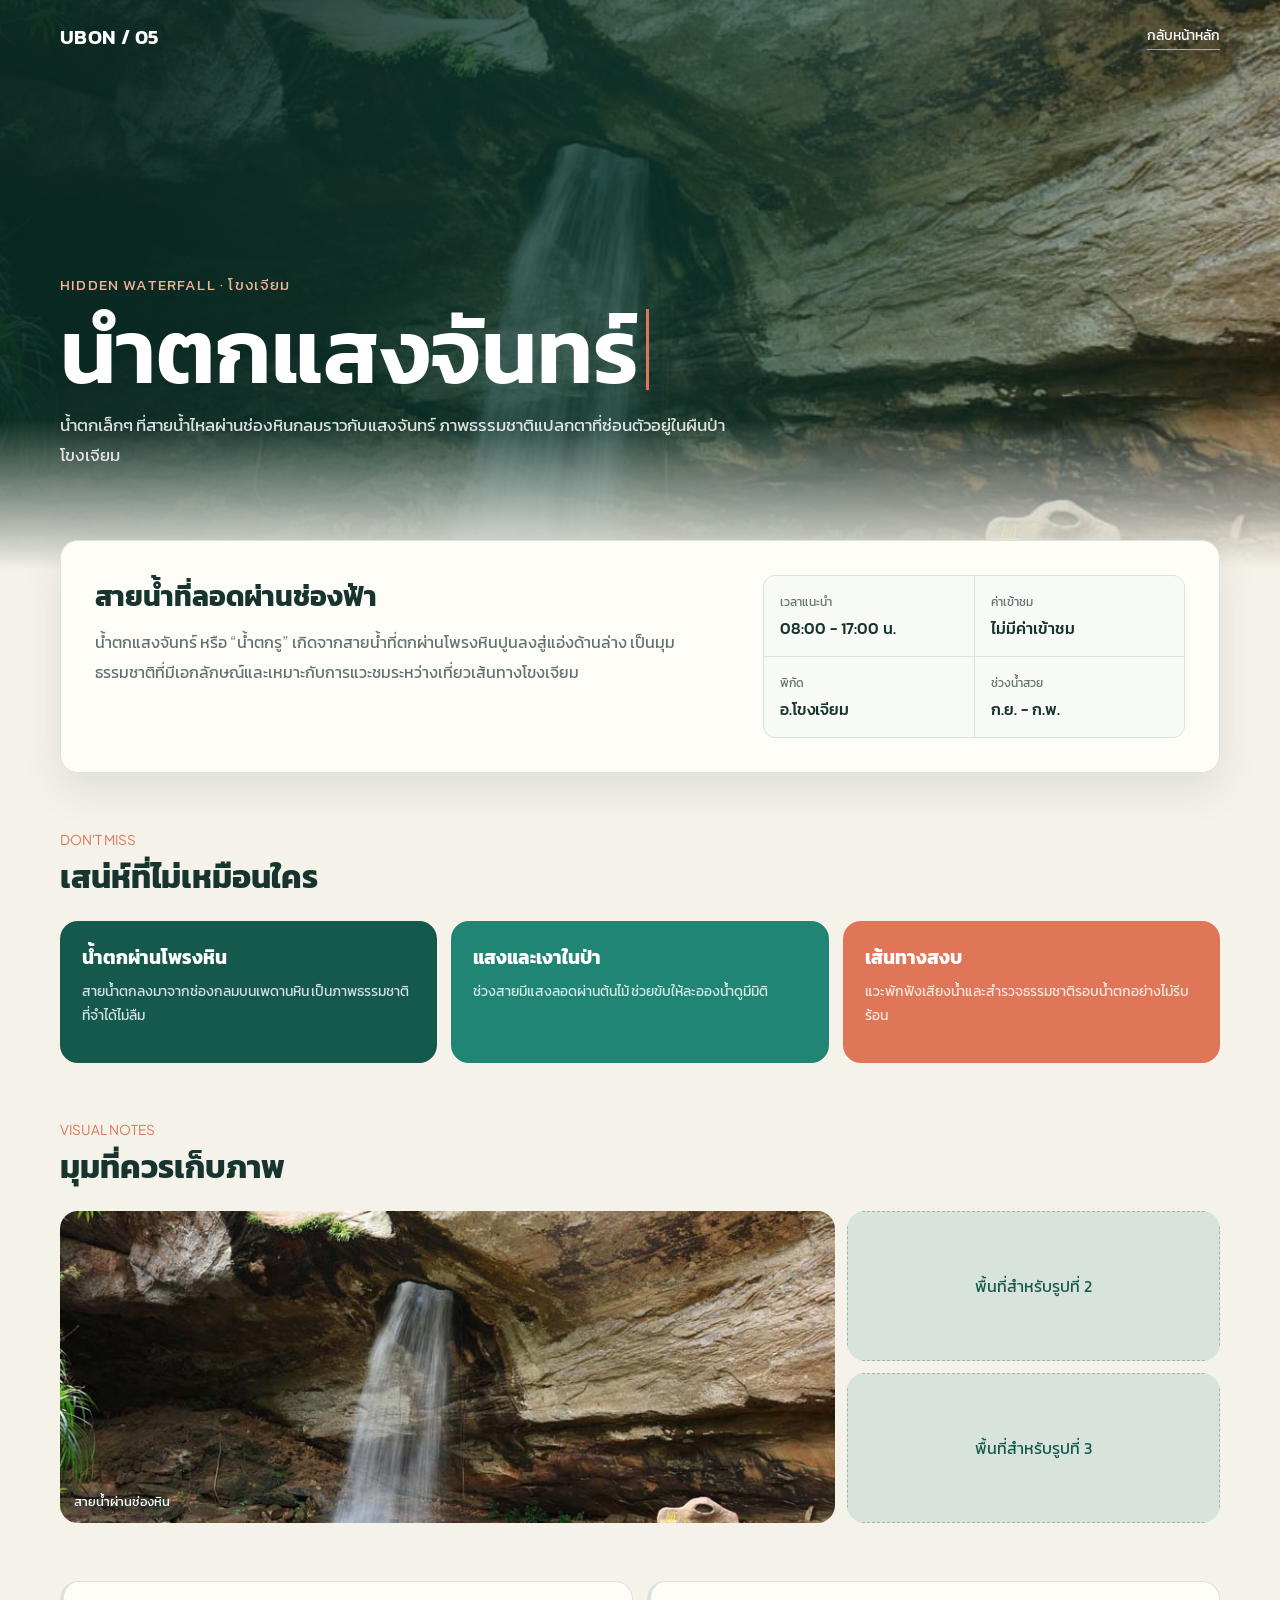
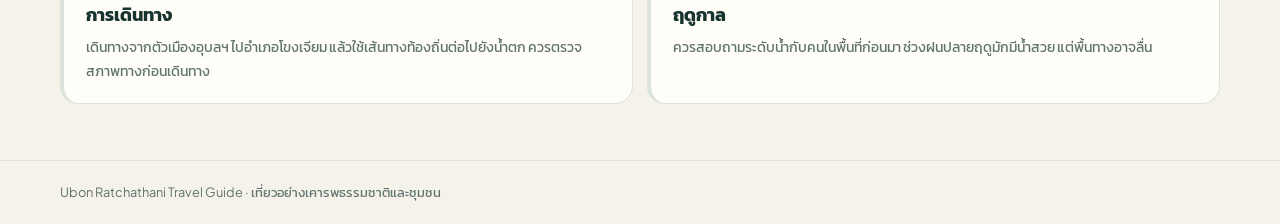
<file: .root/moonwaterfall.html>
<!-- วิธีเพิ่มรูป: เปลี่ยนชื่อไฟล์ใน --hero-image สำหรับรูปใหญ่ด้านบน และเปลี่ยน src ของ img ใน .gallery สำหรับรูปแกลเลอรี -->
<!doctype html>
<html lang="th"><head><meta charset="UTF-8"><meta name="viewport" content="width=device-width, initial-scale=1.0"><title>น้ำตกแสงจันทร์ | อุบลราชธานี</title><link rel="stylesheet" href="guide.css"></head>
<body style="--hero-image: url('../IMG/moonwaterfall.jpg')"><header class="topbar"><div class="nav-brand">UBON / 05</div><a class="back-link" href="../index.html">กลับหน้าหลัก</a></header><section class="hero"><div class="hero-content"><div class="eyebrow">HIDDEN WATERFALL · โขงเจียม</div><h1>น้ำตกแสงจันทร์</h1><p class="hero-lead">น้ำตกเล็กๆ ที่สายน้ำไหลผ่านช่องหินกลมราวกับแสงจันทร์ ภาพธรรมชาติแปลกตาที่ซ่อนตัวอยู่ในผืนป่าโขงเจียม</p></div></section><main class="page"><section class="intro"><div><h2>สายน้ำที่ลอดผ่านช่องฟ้า</h2><p>น้ำตกแสงจันทร์ หรือ “น้ำตกรู” เกิดจากสายน้ำที่ตกผ่านโพรงหินปูนลงสู่แอ่งด้านล่าง เป็นมุมธรรมชาติที่มีเอกลักษณ์และเหมาะกับการแวะชมระหว่างเที่ยวเส้นทางโขงเจียม</p></div><div class="facts"><div class="fact"><span>เวลาแนะนำ</span><strong>08:00 - 17:00 น.</strong></div><div class="fact"><span>ค่าเข้าชม</span><strong>ไม่มีค่าเข้าชม</strong></div><div class="fact"><span>พิกัด</span><strong>อ.โขงเจียม</strong></div><div class="fact"><span>ช่วงน้ำสวย</span><strong>ก.ย. - ก.พ.</strong></div></div></section><section class="section"><div class="section-head"><div><div class="section-kicker">DON'T MISS</div><h2>เสน่ห์ที่ไม่เหมือนใคร</h2></div></div><div class="highlight-grid"><article class="highlight"><h3>น้ำตกผ่านโพรงหิน</h3><p>สายน้ำตกลงมาจากช่องกลมบนเพดานหิน เป็นภาพธรรมชาติที่จำได้ไม่ลืม</p></article><article class="highlight"><h3>แสงและเงาในป่า</h3><p>ช่วงสายมีแสงลอดผ่านต้นไม้ ช่วยขับให้ละอองน้ำดูมีมิติ</p></article><article class="highlight"><h3>เส้นทางสงบ</h3><p>แวะพักฟังเสียงน้ำและสำรวจธรรมชาติรอบน้ำตกอย่างไม่รีบร้อน</p></article></div></section><section class="section"><div class="section-head"><div><div class="section-kicker">VISUAL NOTES</div><h2>มุมที่ควรเก็บภาพ</h2></div></div><div class="gallery"><div class="photo"><img src="../IMG/moonwaterfall.jpg" alt="น้ำตกแสงจันทร์"><span class="caption">สายน้ำผ่านช่องหิน</span></div><div class="photo"><div class="photo-placeholder">พื้นที่สำหรับรูปที่ 2</div></div><div class="photo"><div class="photo-placeholder">พื้นที่สำหรับรูปที่ 3</div></div></div></section><section class="section tips"><article class="tip"><h3>การเดินทาง</h3><p>เดินทางจากตัวเมืองอุบลฯ ไปอำเภอโขงเจียม แล้วใช้เส้นทางท้องถิ่นต่อไปยังน้ำตก ควรตรวจสภาพทางก่อนเดินทาง</p></article><article class="tip"><h3>ฤดูกาล</h3><p>ควรสอบถามระดับน้ำกับคนในพื้นที่ก่อนมา ช่วงฝนปลายฤดูมักมีน้ำสวย แต่พื้นทางอาจลื่น</p></article></section></main><footer>Ubon Ratchathani Travel Guide · เที่ยวอย่างเคารพธรรมชาติและชุมชน</footer></body></html>
</file>
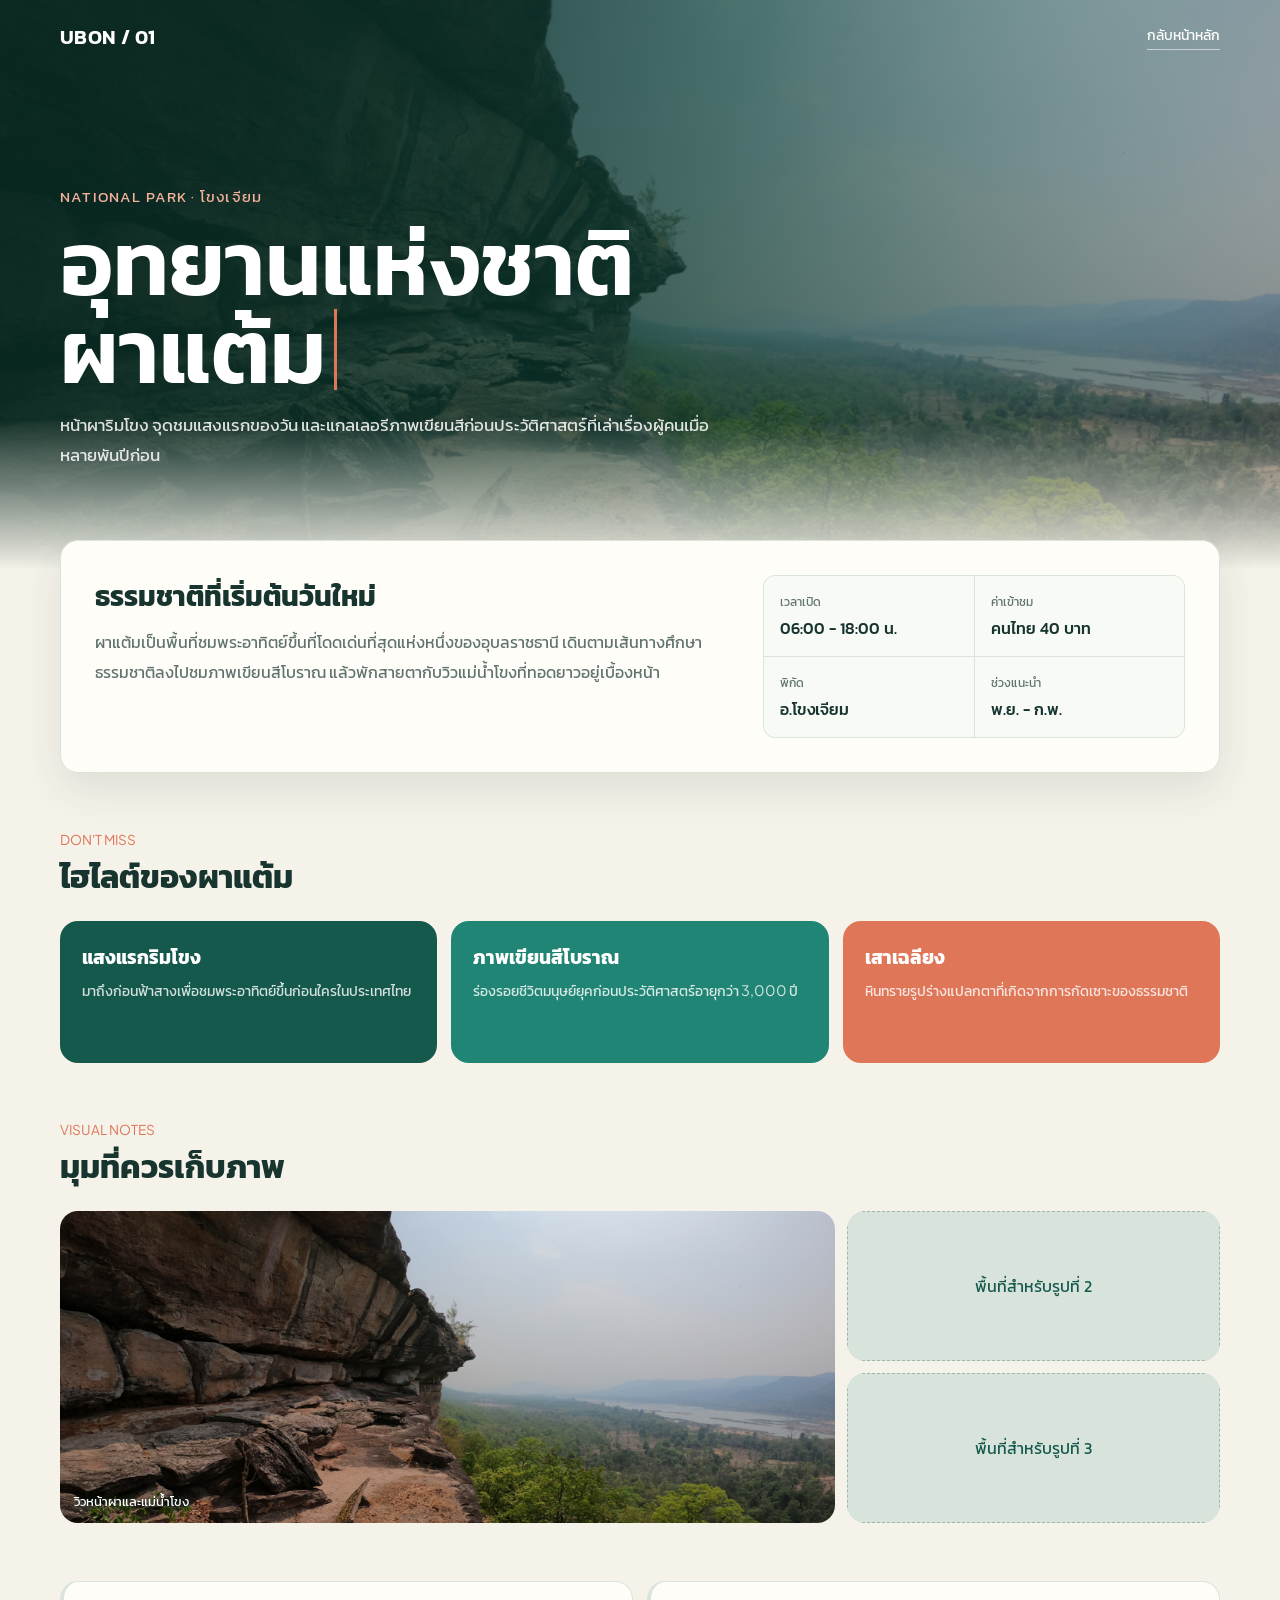
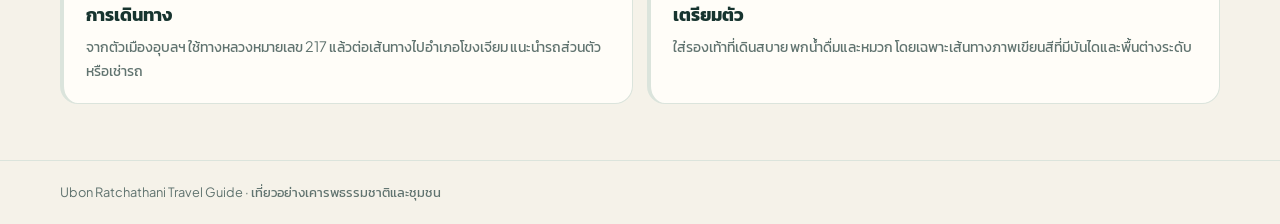
<file: .root/phatam.html>
<!-- วิธีเพิ่มรูป: เปลี่ยนชื่อไฟล์ใน --hero-image สำหรับรูปใหญ่ด้านบน และเปลี่ยน src ของ img ใน .gallery สำหรับรูปแกลเลอรี -->
<!doctype html>
<html lang="th"><head><meta charset="UTF-8"><meta name="viewport" content="width=device-width, initial-scale=1.0"><title>อุทยานแห่งชาติผาแต้ม | อุบลราชธานี</title><link rel="stylesheet" href="guide.css"></head>
<body style="--hero-image: url('../IMG/phatam.png')"><header class="topbar"><div class="nav-brand">UBON / 01</div><a class="back-link" href="../index.html">กลับหน้าหลัก</a></header><section class="hero"><div class="hero-content"><div class="eyebrow">NATIONAL PARK · โขงเจียม</div><h1>อุทยานแห่งชาติ<br>ผาแต้ม</h1><p class="hero-lead">หน้าผาริมโขง จุดชมแสงแรกของวัน และแกลเลอรีภาพเขียนสีก่อนประวัติศาสตร์ที่เล่าเรื่องผู้คนเมื่อหลายพันปีก่อน</p></div></section><main class="page"><section class="intro"><div><h2>ธรรมชาติที่เริ่มต้นวันใหม่</h2><p>ผาแต้มเป็นพื้นที่ชมพระอาทิตย์ขึ้นที่โดดเด่นที่สุดแห่งหนึ่งของอุบลราชธานี เดินตามเส้นทางศึกษาธรรมชาติลงไปชมภาพเขียนสีโบราณ แล้วพักสายตากับวิวแม่น้ำโขงที่ทอดยาวอยู่เบื้องหน้า</p></div><div class="facts"><div class="fact"><span>เวลาเปิด</span><strong>06:00 - 18:00 น.</strong></div><div class="fact"><span>ค่าเข้าชม</span><strong>คนไทย 40 บาท</strong></div><div class="fact"><span>พิกัด</span><strong>อ.โขงเจียม</strong></div><div class="fact"><span>ช่วงแนะนำ</span><strong>พ.ย. - ก.พ.</strong></div></div></section><section class="section"><div class="section-head"><div><div class="section-kicker">DON'T MISS</div><h2>ไฮไลต์ของผาแต้ม</h2></div></div><div class="highlight-grid"><article class="highlight"><h3>แสงแรกริมโขง</h3><p>มาถึงก่อนฟ้าสางเพื่อชมพระอาทิตย์ขึ้นก่อนใครในประเทศไทย</p></article><article class="highlight"><h3>ภาพเขียนสีโบราณ</h3><p>ร่องรอยชีวิตมนุษย์ยุคก่อนประวัติศาสตร์อายุกว่า 3,000 ปี</p></article><article class="highlight"><h3>เสาเฉลียง</h3><p>หินทรายรูปร่างแปลกตาที่เกิดจากการกัดเซาะของธรรมชาติ</p></article></div></section><section class="section"><div class="section-head"><div><div class="section-kicker">VISUAL NOTES</div><h2>มุมที่ควรเก็บภาพ</h2></div></div><div class="gallery"><div class="photo"><img src="../IMG/phatam.png" alt="วิวผาแต้ม"><span class="caption">วิวหน้าผาและแม่น้ำโขง</span></div><div class="photo"><div class="photo-placeholder">พื้นที่สำหรับรูปที่ 2</div></div><div class="photo"><div class="photo-placeholder">พื้นที่สำหรับรูปที่ 3</div></div></div></section><section class="section tips"><article class="tip"><h3>การเดินทาง</h3><p>จากตัวเมืองอุบลฯ ใช้ทางหลวงหมายเลข 217 แล้วต่อเส้นทางไปอำเภอโขงเจียม แนะนำรถส่วนตัวหรือเช่ารถ</p></article><article class="tip"><h3>เตรียมตัว</h3><p>ใส่รองเท้าที่เดินสบาย พกน้ำดื่มและหมวก โดยเฉพาะเส้นทางภาพเขียนสีที่มีบันไดและพื้นต่างระดับ</p></article></section></main><footer>Ubon Ratchathani Travel Guide · เที่ยวอย่างเคารพธรรมชาติและชุมชน</footer></body></html>
</file>
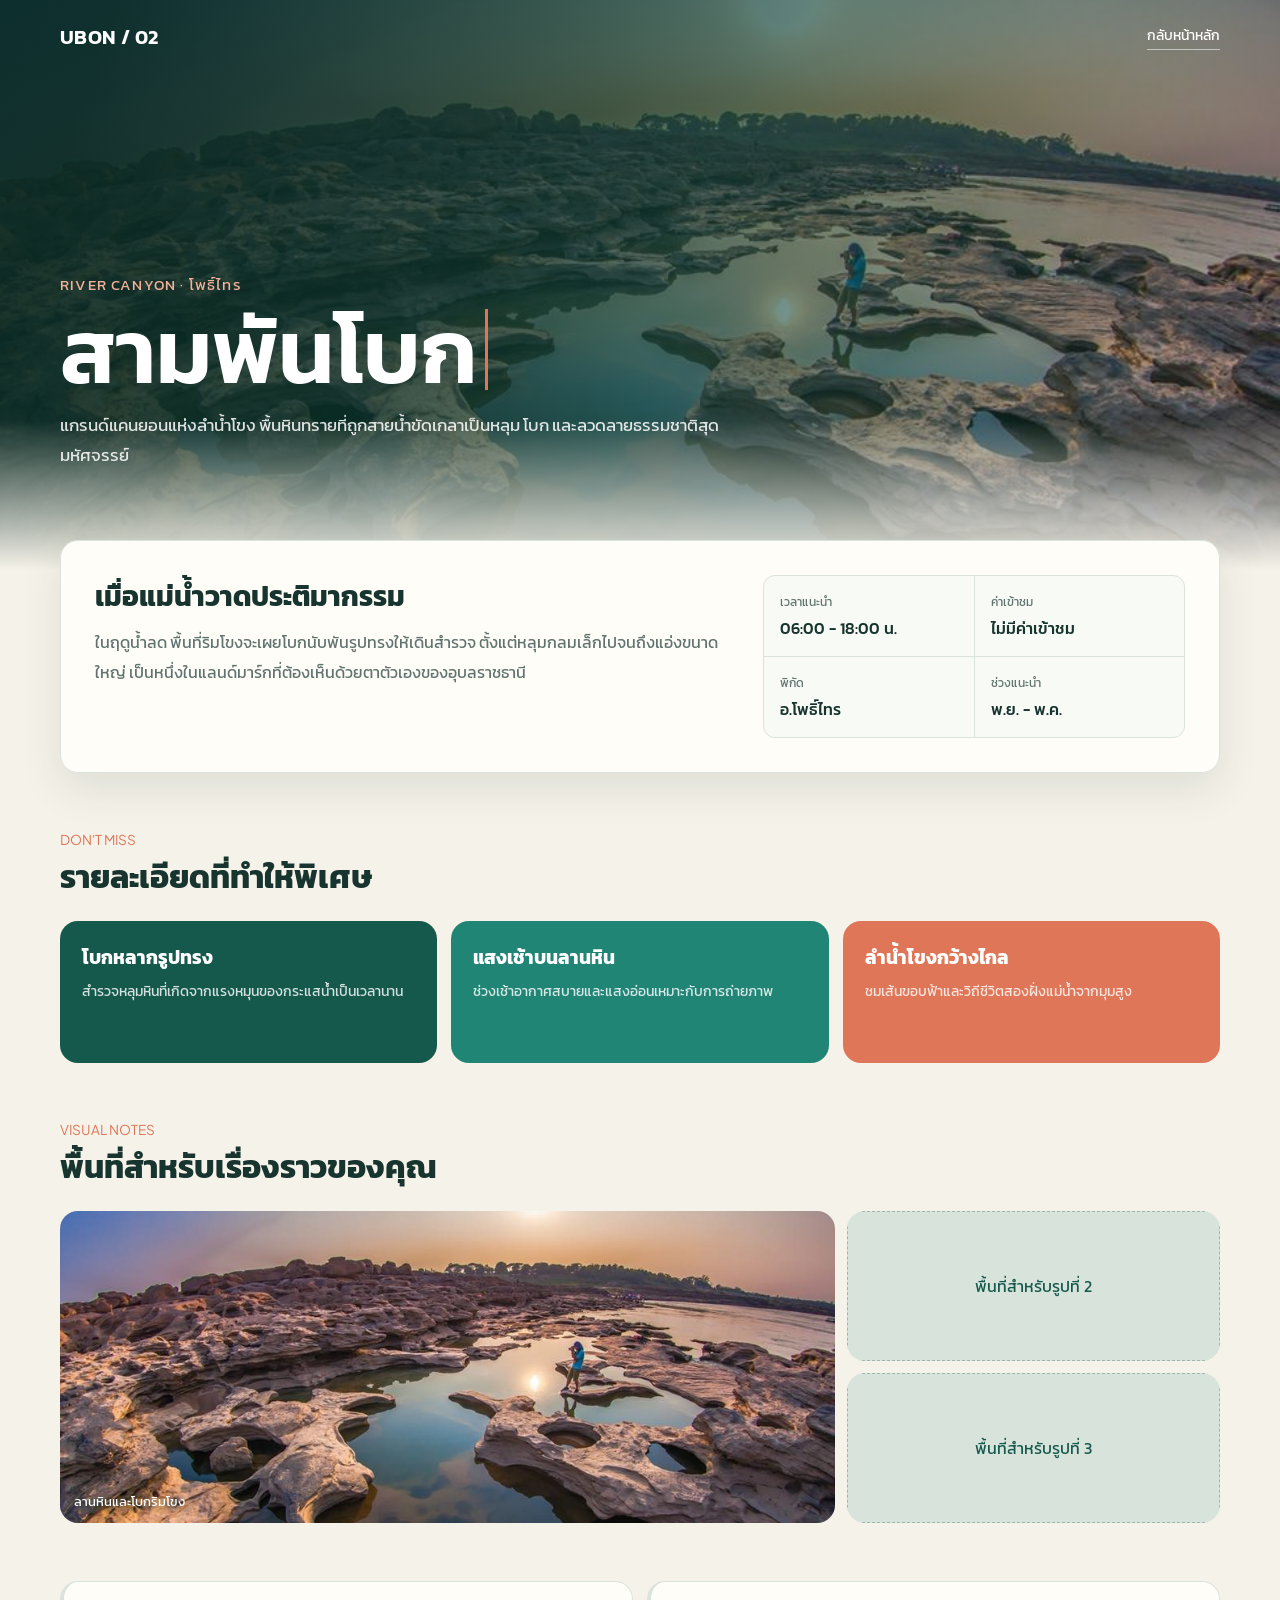
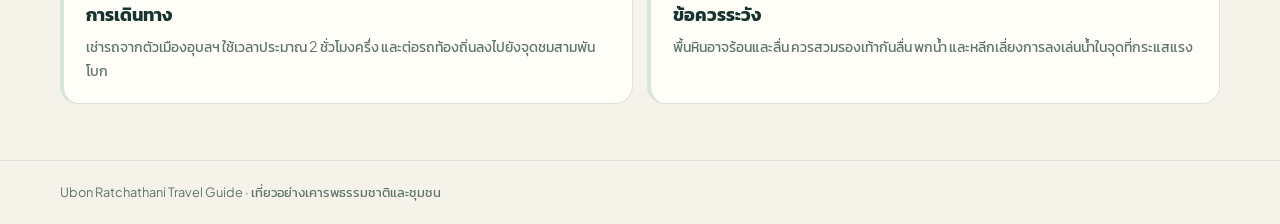
<file: .root/threebo.html>
<!-- วิธีเพิ่มรูป: เปลี่ยนชื่อไฟล์ใน --hero-image สำหรับรูปใหญ่ด้านบน และเปลี่ยน src ของ img ใน .gallery สำหรับรูปแกลเลอรี -->
<!doctype html>
<html lang="th"><head><meta charset="UTF-8"><meta name="viewport" content="width=device-width, initial-scale=1.0"><title>สามพันโบก | อุบลราชธานี</title><link rel="stylesheet" href="guide.css"></head>
<body style="--hero-image: url('../IMG/ThreeBOg.jpg')"><header class="topbar"><div class="nav-brand">UBON / 02</div><a class="back-link" href="../index.html">กลับหน้าหลัก</a></header><section class="hero"><div class="hero-content"><div class="eyebrow">RIVER CANYON · โพธิ์ไทร</div><h1>สามพันโบก</h1><p class="hero-lead">แกรนด์แคนยอนแห่งลำน้ำโขง พื้นหินทรายที่ถูกสายน้ำขัดเกลาเป็นหลุม โบก และลวดลายธรรมชาติสุดมหัศจรรย์</p></div></section><main class="page"><section class="intro"><div><h2>เมื่อแม่น้ำวาดประติมากรรม</h2><p>ในฤดูน้ำลด พื้นที่ริมโขงจะเผยโบกนับพันรูปทรงให้เดินสำรวจ ตั้งแต่หลุมกลมเล็กไปจนถึงแอ่งขนาดใหญ่ เป็นหนึ่งในแลนด์มาร์กที่ต้องเห็นด้วยตาตัวเองของอุบลราชธานี</p></div><div class="facts"><div class="fact"><span>เวลาแนะนำ</span><strong>06:00 - 18:00 น.</strong></div><div class="fact"><span>ค่าเข้าชม</span><strong>ไม่มีค่าเข้าชม</strong></div><div class="fact"><span>พิกัด</span><strong>อ.โพธิ์ไทร</strong></div><div class="fact"><span>ช่วงแนะนำ</span><strong>พ.ย. - พ.ค.</strong></div></div></section><section class="section"><div class="section-head"><div><div class="section-kicker">DON'T MISS</div><h2>รายละเอียดที่ทำให้พิเศษ</h2></div></div><div class="highlight-grid"><article class="highlight"><h3>โบกหลากรูปทรง</h3><p>สำรวจหลุมหินที่เกิดจากแรงหมุนของกระแสน้ำเป็นเวลานาน</p></article><article class="highlight"><h3>แสงเช้าบนลานหิน</h3><p>ช่วงเช้าอากาศสบายและแสงอ่อนเหมาะกับการถ่ายภาพ</p></article><article class="highlight"><h3>ลำน้ำโขงกว้างไกล</h3><p>ชมเส้นขอบฟ้าและวิถีชีวิตสองฝั่งแม่น้ำจากมุมสูง</p></article></div></section><section class="section"><div class="section-head"><div><div class="section-kicker">VISUAL NOTES</div><h2>พื้นที่สำหรับเรื่องราวของคุณ</h2></div></div><div class="gallery"><div class="photo"><img src="../IMG/ThreeBOg.jpg" alt="สามพันโบก"><span class="caption">ลานหินและโบกริมโขง</span></div><div class="photo"><div class="photo-placeholder">พื้นที่สำหรับรูปที่ 2</div></div><div class="photo"><div class="photo-placeholder">พื้นที่สำหรับรูปที่ 3</div></div></div></section><section class="section tips"><article class="tip"><h3>การเดินทาง</h3><p>เช่ารถจากตัวเมืองอุบลฯ ใช้เวลาประมาณ 2 ชั่วโมงครึ่ง และต่อรถท้องถิ่นลงไปยังจุดชมสามพันโบก</p></article><article class="tip"><h3>ข้อควรระวัง</h3><p>พื้นหินอาจร้อนและลื่น ควรสวมรองเท้ากันลื่น พกน้ำ และหลีกเลี่ยงการลงเล่นน้ำในจุดที่กระแสแรง</p></article></section></main><footer>Ubon Ratchathani Travel Guide · เที่ยวอย่างเคารพธรรมชาติและชุมชน</footer></body></html>
</file>
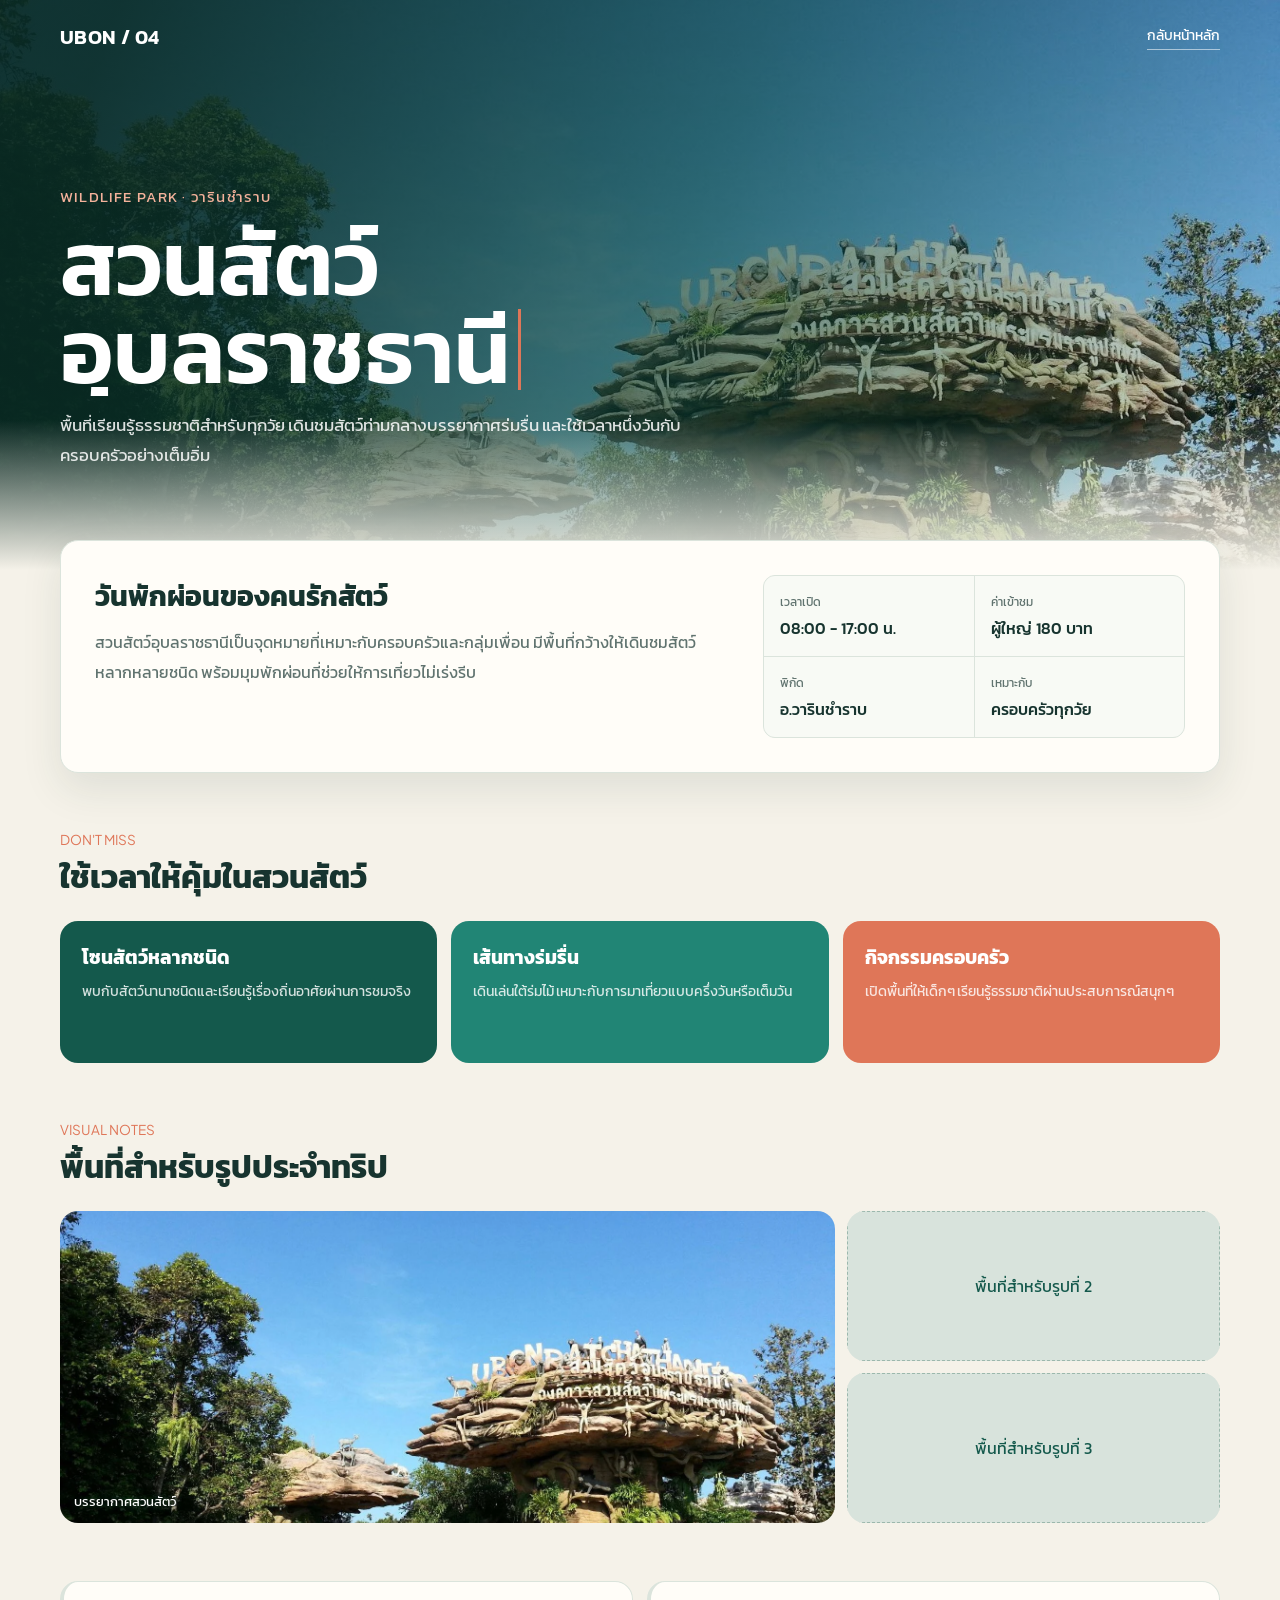
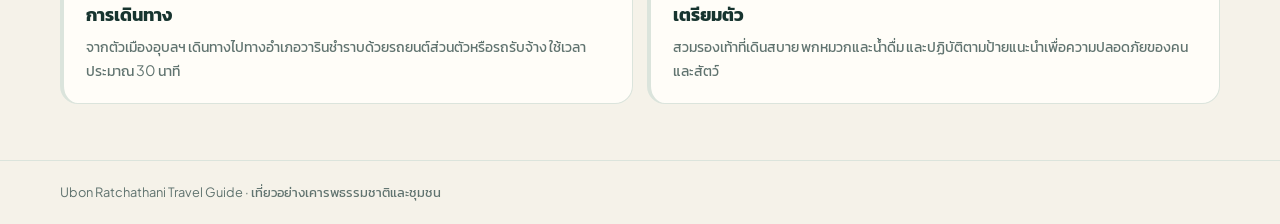
<file: .root/Ubonzoo.html>
<!-- วิธีเพิ่มรูป: เปลี่ยนชื่อไฟล์ใน --hero-image สำหรับรูปใหญ่ด้านบน และเปลี่ยน src ของ img ใน .gallery สำหรับรูปแกลเลอรี -->
<!doctype html>
<html lang="th"><head><meta charset="UTF-8"><meta name="viewport" content="width=device-width, initial-scale=1.0"><title>สวนสัตว์อุบลราชธานี | อุบลราชธานี</title><link rel="stylesheet" href="guide.css"></head>
<body style="--hero-image: url('../IMG/Ubon zoo.png')"><header class="topbar"><div class="nav-brand">UBON / 04</div><a class="back-link" href="../index.html">กลับหน้าหลัก</a></header><section class="hero"><div class="hero-content"><div class="eyebrow">WILDLIFE PARK · วารินชำราบ</div><h1>สวนสัตว์<br>อุบลราชธานี</h1><p class="hero-lead">พื้นที่เรียนรู้ธรรมชาติสำหรับทุกวัย เดินชมสัตว์ท่ามกลางบรรยากาศร่มรื่น และใช้เวลาหนึ่งวันกับครอบครัวอย่างเต็มอิ่ม</p></div></section><main class="page"><section class="intro"><div><h2>วันพักผ่อนของคนรักสัตว์</h2><p>สวนสัตว์อุบลราชธานีเป็นจุดหมายที่เหมาะกับครอบครัวและกลุ่มเพื่อน มีพื้นที่กว้างให้เดินชมสัตว์หลากหลายชนิด พร้อมมุมพักผ่อนที่ช่วยให้การเที่ยวไม่เร่งรีบ</p></div><div class="facts"><div class="fact"><span>เวลาเปิด</span><strong>08:00 - 17:00 น.</strong></div><div class="fact"><span>ค่าเข้าชม</span><strong>ผู้ใหญ่ 180 บาท</strong></div><div class="fact"><span>พิกัด</span><strong>อ.วารินชำราบ</strong></div><div class="fact"><span>เหมาะกับ</span><strong>ครอบครัวทุกวัย</strong></div></div></section><section class="section"><div class="section-head"><div><div class="section-kicker">DON'T MISS</div><h2>ใช้เวลาให้คุ้มในสวนสัตว์</h2></div></div><div class="highlight-grid"><article class="highlight"><h3>โซนสัตว์หลากชนิด</h3><p>พบกับสัตว์นานาชนิดและเรียนรู้เรื่องถิ่นอาศัยผ่านการชมจริง</p></article><article class="highlight"><h3>เส้นทางร่มรื่น</h3><p>เดินเล่นใต้ร่มไม้ เหมาะกับการมาเที่ยวแบบครึ่งวันหรือเต็มวัน</p></article><article class="highlight"><h3>กิจกรรมครอบครัว</h3><p>เปิดพื้นที่ให้เด็กๆ เรียนรู้ธรรมชาติผ่านประสบการณ์สนุกๆ</p></article></div></section><section class="section"><div class="section-head"><div><div class="section-kicker">VISUAL NOTES</div><h2>พื้นที่สำหรับรูปประจำทริป</h2></div></div><div class="gallery"><div class="photo"><img src="../IMG/Ubon zoo.png" alt="สวนสัตว์อุบลราชธานี"><span class="caption">บรรยากาศสวนสัตว์</span></div><div class="photo"><div class="photo-placeholder">พื้นที่สำหรับรูปที่ 2</div></div><div class="photo"><div class="photo-placeholder">พื้นที่สำหรับรูปที่ 3</div></div></div></section><section class="section tips"><article class="tip"><h3>การเดินทาง</h3><p>จากตัวเมืองอุบลฯ เดินทางไปทางอำเภอวารินชำราบด้วยรถยนต์ส่วนตัวหรือรถรับจ้าง ใช้เวลาประมาณ 30 นาที</p></article><article class="tip"><h3>เตรียมตัว</h3><p>สวมรองเท้าที่เดินสบาย พกหมวกและน้ำดื่ม และปฏิบัติตามป้ายแนะนำเพื่อความปลอดภัยของคนและสัตว์</p></article></section></main><footer>Ubon Ratchathani Travel Guide · เที่ยวอย่างเคารพธรรมชาติและชุมชน</footer></body></html>
</file>
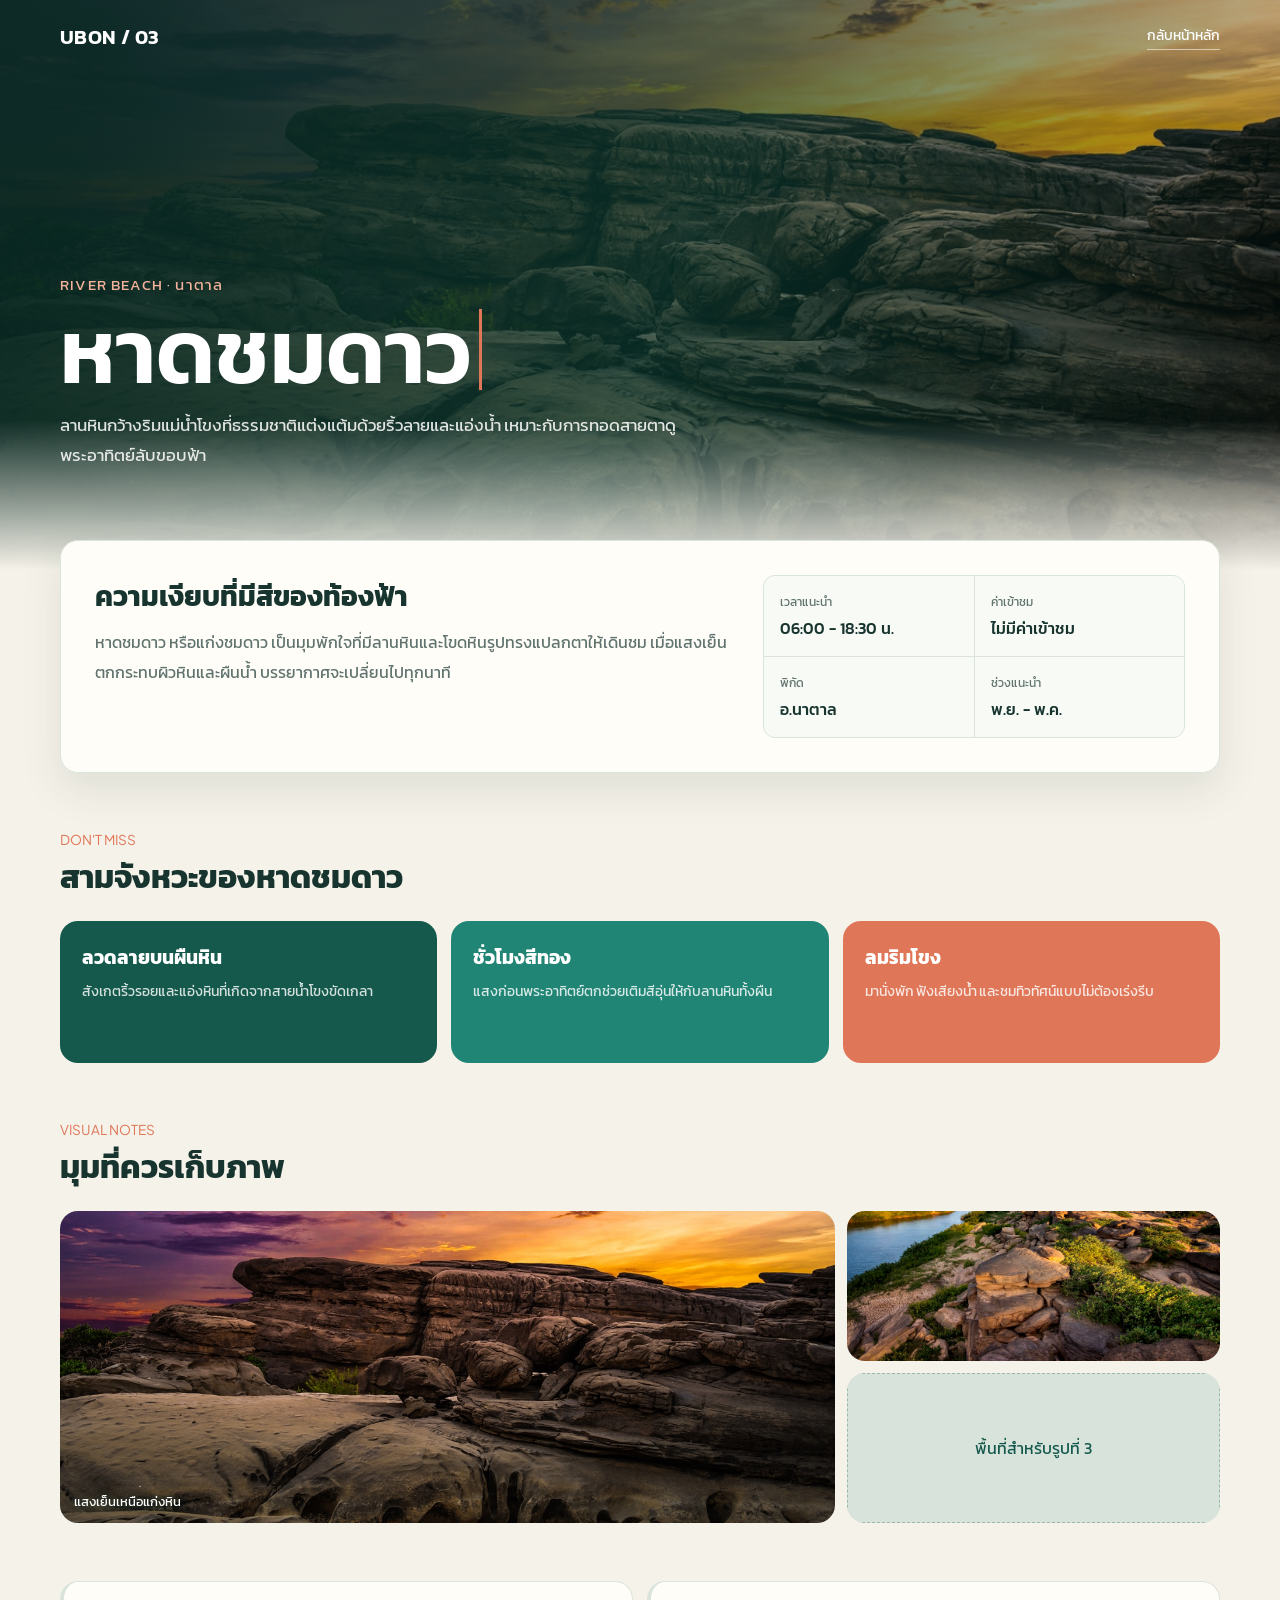
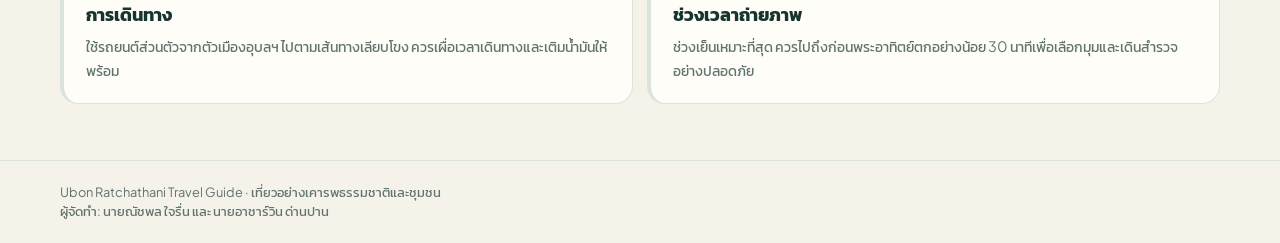
<file: root/hatstar.html>
<!-- วิธีเพิ่มรูป: เปลี่ยนชื่อไฟล์ใน --hero-image สำหรับรูปใหญ่ด้านบน และเปลี่ยน src ของ img ใน .gallery สำหรับรูปแกลเลอรี -->
<!doctype html>
<html lang="th"><head><meta charset="UTF-8"><meta name="viewport" content="width=device-width, initial-scale=1.0"><title>หาดชมดาว | อุบลราชธานี</title><link rel="stylesheet" href="guide.css"></head>
<body style="--hero-image: url('../IMG/hatchostar.jpeg')"><header class="topbar"><div class="nav-brand">UBON / 03</div><a class="back-link" href="../index.html">กลับหน้าหลัก</a></header><section class="hero"><div class="hero-content"><div class="eyebrow">RIVER BEACH · นาตาล</div><h1>หาดชมดาว</h1><p class="hero-lead">ลานหินกว้างริมแม่น้ำโขงที่ธรรมชาติแต่งแต้มด้วยริ้วลายและแอ่งน้ำ เหมาะกับการทอดสายตาดูพระอาทิตย์ลับขอบฟ้า</p></div></section><main class="page"><section class="intro"><div><h2>ความเงียบที่มีสีของท้องฟ้า</h2><p>หาดชมดาว หรือแก่งชมดาว เป็นมุมพักใจที่มีลานหินและโขดหินรูปทรงแปลกตาให้เดินชม เมื่อแสงเย็นตกกระทบผิวหินและผืนน้ำ บรรยากาศจะเปลี่ยนไปทุกนาที</p></div><div class="facts"><div class="fact"><span>เวลาแนะนำ</span><strong>06:00 - 18:30 น.</strong></div><div class="fact"><span>ค่าเข้าชม</span><strong>ไม่มีค่าเข้าชม</strong></div><div class="fact"><span>พิกัด</span><strong>อ.นาตาล</strong></div><div class="fact"><span>ช่วงแนะนำ</span><strong>พ.ย. - พ.ค.</strong></div></div></section><section class="section"><div class="section-head"><div><div class="section-kicker">DON'T MISS</div><h2>สามจังหวะของหาดชมดาว</h2></div></div><div class="highlight-grid"><article class="highlight"><h3>ลวดลายบนผืนหิน</h3><p>สังเกตริ้วรอยและแอ่งหินที่เกิดจากสายน้ำโขงขัดเกลา</p></article><article class="highlight"><h3>ชั่วโมงสีทอง</h3><p>แสงก่อนพระอาทิตย์ตกช่วยเติมสีอุ่นให้กับลานหินทั้งผืน</p></article><article class="highlight"><h3>ลมริมโขง</h3><p>มานั่งพัก ฟังเสียงน้ำ และชมทิวทัศน์แบบไม่ต้องเร่งรีบ</p></article></div></section><section class="section"><div class="section-head"><div><div class="section-kicker">VISUAL NOTES</div><h2>มุมที่ควรเก็บภาพ</h2></div></div><div class="gallery"><div class="photo"><img src="../IMG/hatchostar.jpeg" alt="หาดชมดาว"><span class="caption">แสงเย็นเหนือแก่งหิน</span></div><div class="photo"><img src="../IMG/hat-chom-dao-commons.jpg" alt="หาดชมดาวมุมเพิ่มเติม"></div><div class="photo"><div class="photo-placeholder">พื้นที่สำหรับรูปที่ 3</div></div></div></section><section class="section tips"><article class="tip"><h3>การเดินทาง</h3><p>ใช้รถยนต์ส่วนตัวจากตัวเมืองอุบลฯ ไปตามเส้นทางเลียบโขง ควรเผื่อเวลาเดินทางและเติมน้ำมันให้พร้อม</p></article><article class="tip"><h3>ช่วงเวลาถ่ายภาพ</h3><p>ช่วงเย็นเหมาะที่สุด ควรไปถึงก่อนพระอาทิตย์ตกอย่างน้อย 30 นาทีเพื่อเลือกมุมและเดินสำรวจอย่างปลอดภัย</p></article></section></main><footer>Ubon Ratchathani Travel Guide · เที่ยวอย่างเคารพธรรมชาติและชุมชน<br>ผู้จัดทำ: นายณัชพล ใจรื่น และ นายอาชาร์วิน ด่านปาน</footer><script>const lightbox = document.createElement('div'); lightbox.className = 'lightbox'; lightbox.innerHTML = '<button class="lightbox-close" type="button" aria-label="ปิดภาพ">×</button><img alt="">'; document.body.append(lightbox); const lightboxImage = lightbox.querySelector('img'); const closeLightbox = () => lightbox.classList.remove('is-open'); document.querySelectorAll('.photo img').forEach((image) => { image.parentElement.addEventListener('click', () => { lightboxImage.src = image.src; lightboxImage.alt = image.alt; lightbox.classList.add('is-open'); }); }); lightbox.addEventListener('click', (event) => { if (event.target === lightbox || event.target.classList.contains('lightbox-close')) closeLightbox(); }); document.addEventListener('keydown', (event) => { if (event.key === 'Escape') closeLightbox(); });</script></body></html>
</file>
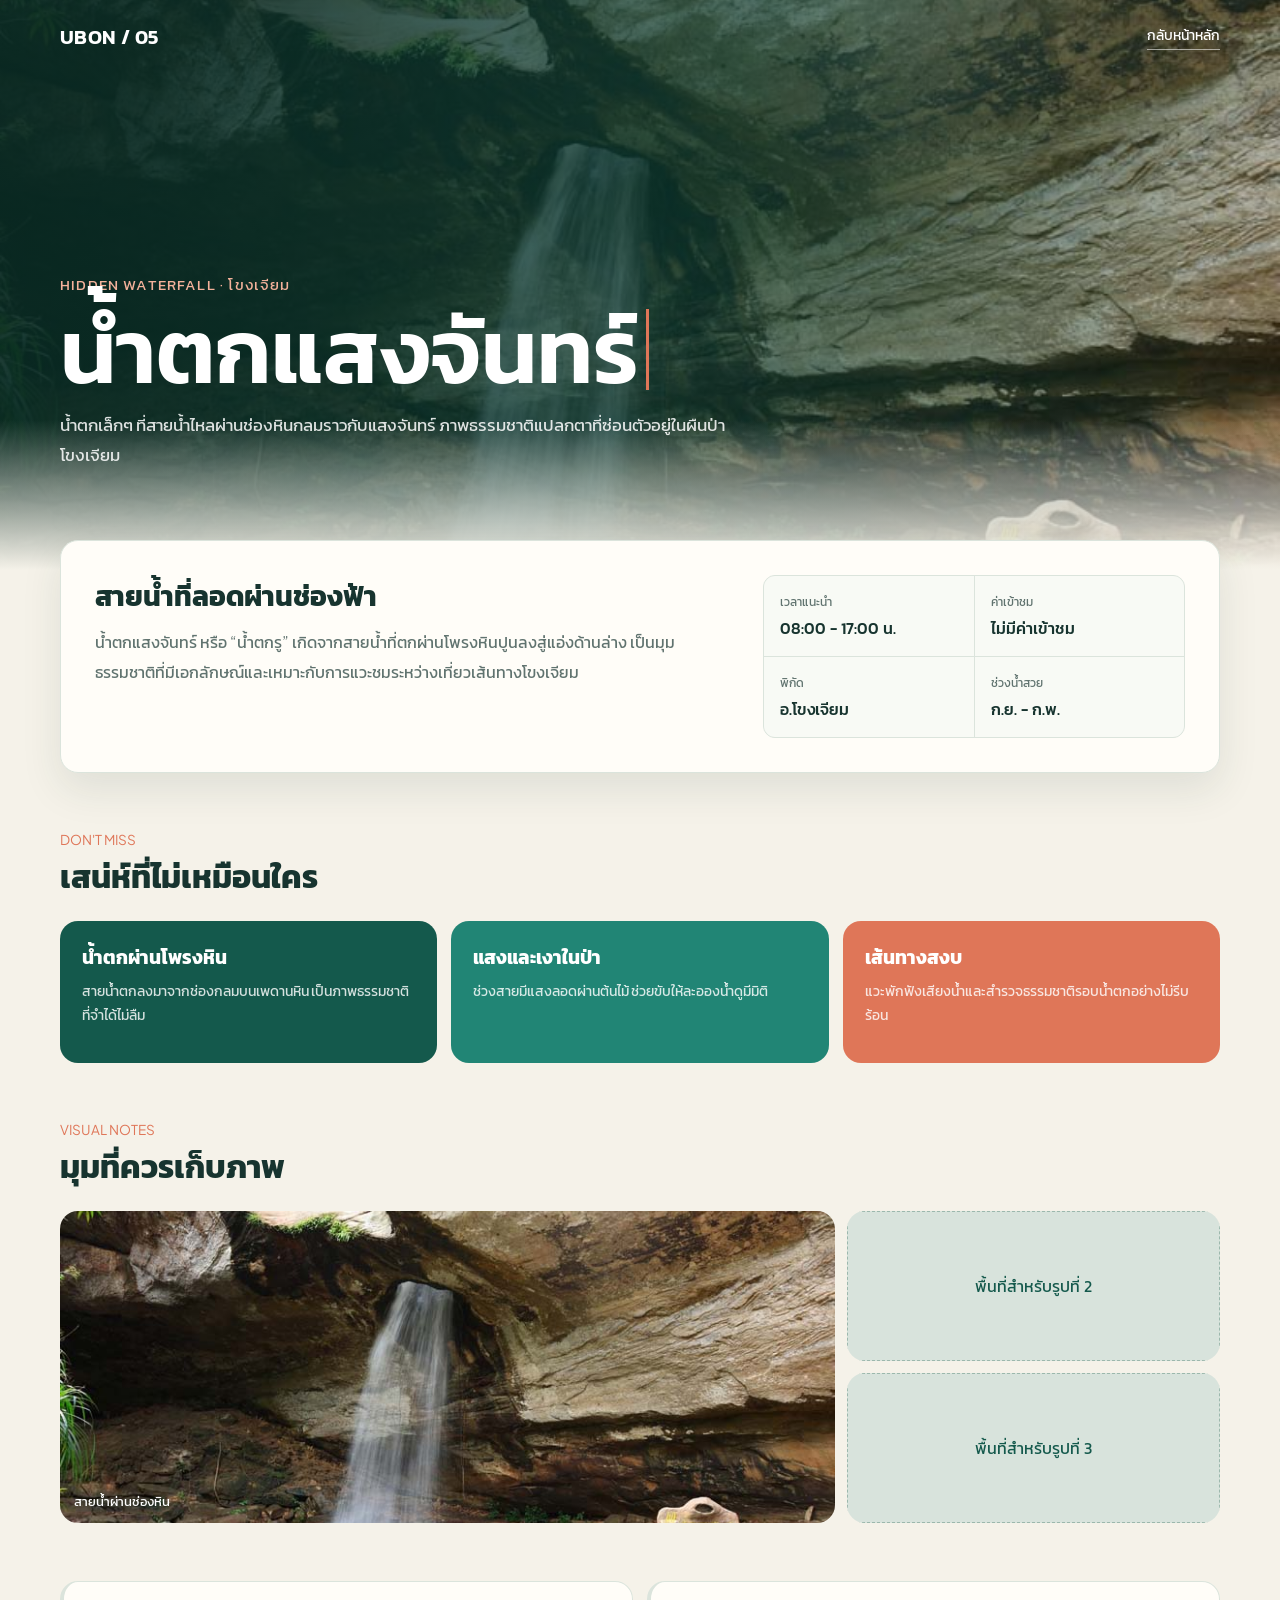
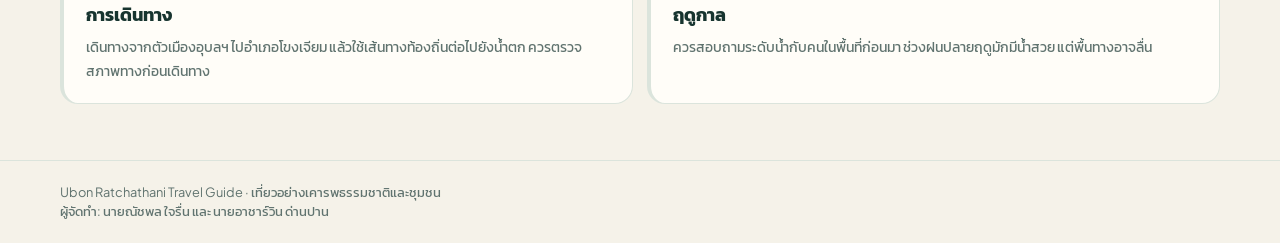
<file: root/moonwaterfall.html>
<!-- วิธีเพิ่มรูป: เปลี่ยนชื่อไฟล์ใน --hero-image สำหรับรูปใหญ่ด้านบน และเปลี่ยน src ของ img ใน .gallery สำหรับรูปแกลเลอรี -->
<!doctype html>
<html lang="th"><head><meta charset="UTF-8"><meta name="viewport" content="width=device-width, initial-scale=1.0"><title>น้ำตกแสงจันทร์ | อุบลราชธานี</title><link rel="stylesheet" href="guide.css"></head>
<body style="--hero-image: url('../IMG/moonwaterfall.jpg')"><header class="topbar"><div class="nav-brand">UBON / 05</div><a class="back-link" href="../index.html">กลับหน้าหลัก</a></header><section class="hero"><div class="hero-content"><div class="eyebrow">HIDDEN WATERFALL · โขงเจียม</div><h1>น้ำตกแสงจันทร์</h1><p class="hero-lead">น้ำตกเล็กๆ ที่สายน้ำไหลผ่านช่องหินกลมราวกับแสงจันทร์ ภาพธรรมชาติแปลกตาที่ซ่อนตัวอยู่ในผืนป่าโขงเจียม</p></div></section><main class="page"><section class="intro"><div><h2>สายน้ำที่ลอดผ่านช่องฟ้า</h2><p>น้ำตกแสงจันทร์ หรือ “น้ำตกรู” เกิดจากสายน้ำที่ตกผ่านโพรงหินปูนลงสู่แอ่งด้านล่าง เป็นมุมธรรมชาติที่มีเอกลักษณ์และเหมาะกับการแวะชมระหว่างเที่ยวเส้นทางโขงเจียม</p></div><div class="facts"><div class="fact"><span>เวลาแนะนำ</span><strong>08:00 - 17:00 น.</strong></div><div class="fact"><span>ค่าเข้าชม</span><strong>ไม่มีค่าเข้าชม</strong></div><div class="fact"><span>พิกัด</span><strong>อ.โขงเจียม</strong></div><div class="fact"><span>ช่วงน้ำสวย</span><strong>ก.ย. - ก.พ.</strong></div></div></section><section class="section"><div class="section-head"><div><div class="section-kicker">DON'T MISS</div><h2>เสน่ห์ที่ไม่เหมือนใคร</h2></div></div><div class="highlight-grid"><article class="highlight"><h3>น้ำตกผ่านโพรงหิน</h3><p>สายน้ำตกลงมาจากช่องกลมบนเพดานหิน เป็นภาพธรรมชาติที่จำได้ไม่ลืม</p></article><article class="highlight"><h3>แสงและเงาในป่า</h3><p>ช่วงสายมีแสงลอดผ่านต้นไม้ ช่วยขับให้ละอองน้ำดูมีมิติ</p></article><article class="highlight"><h3>เส้นทางสงบ</h3><p>แวะพักฟังเสียงน้ำและสำรวจธรรมชาติรอบน้ำตกอย่างไม่รีบร้อน</p></article></div></section><section class="section"><div class="section-head"><div><div class="section-kicker">VISUAL NOTES</div><h2>มุมที่ควรเก็บภาพ</h2></div></div><div class="gallery"><div class="photo"><img src="../IMG/moonwaterfall.jpg" alt="น้ำตกแสงจันทร์"><span class="caption">สายน้ำผ่านช่องหิน</span></div><div class="photo"><div class="photo-placeholder">พื้นที่สำหรับรูปที่ 2</div></div><div class="photo"><div class="photo-placeholder">พื้นที่สำหรับรูปที่ 3</div></div></div></section><section class="section tips"><article class="tip"><h3>การเดินทาง</h3><p>เดินทางจากตัวเมืองอุบลฯ ไปอำเภอโขงเจียม แล้วใช้เส้นทางท้องถิ่นต่อไปยังน้ำตก ควรตรวจสภาพทางก่อนเดินทาง</p></article><article class="tip"><h3>ฤดูกาล</h3><p>ควรสอบถามระดับน้ำกับคนในพื้นที่ก่อนมา ช่วงฝนปลายฤดูมักมีน้ำสวย แต่พื้นทางอาจลื่น</p></article></section></main><footer>Ubon Ratchathani Travel Guide · เที่ยวอย่างเคารพธรรมชาติและชุมชน<br>ผู้จัดทำ: นายณัชพล ใจรื่น และ นายอาชาร์วิน ด่านปาน</footer><script>const lightbox = document.createElement('div'); lightbox.className = 'lightbox'; lightbox.innerHTML = '<button class="lightbox-close" type="button" aria-label="ปิดภาพ">×</button><img alt="">'; document.body.append(lightbox); const lightboxImage = lightbox.querySelector('img'); const closeLightbox = () => lightbox.classList.remove('is-open'); document.querySelectorAll('.photo img').forEach((image) => { image.parentElement.addEventListener('click', () => { lightboxImage.src = image.src; lightboxImage.alt = image.alt; lightbox.classList.add('is-open'); }); }); lightbox.addEventListener('click', (event) => { if (event.target === lightbox || event.target.classList.contains('lightbox-close')) closeLightbox(); }); document.addEventListener('keydown', (event) => { if (event.key === 'Escape') closeLightbox(); });</script></body></html>
</file>
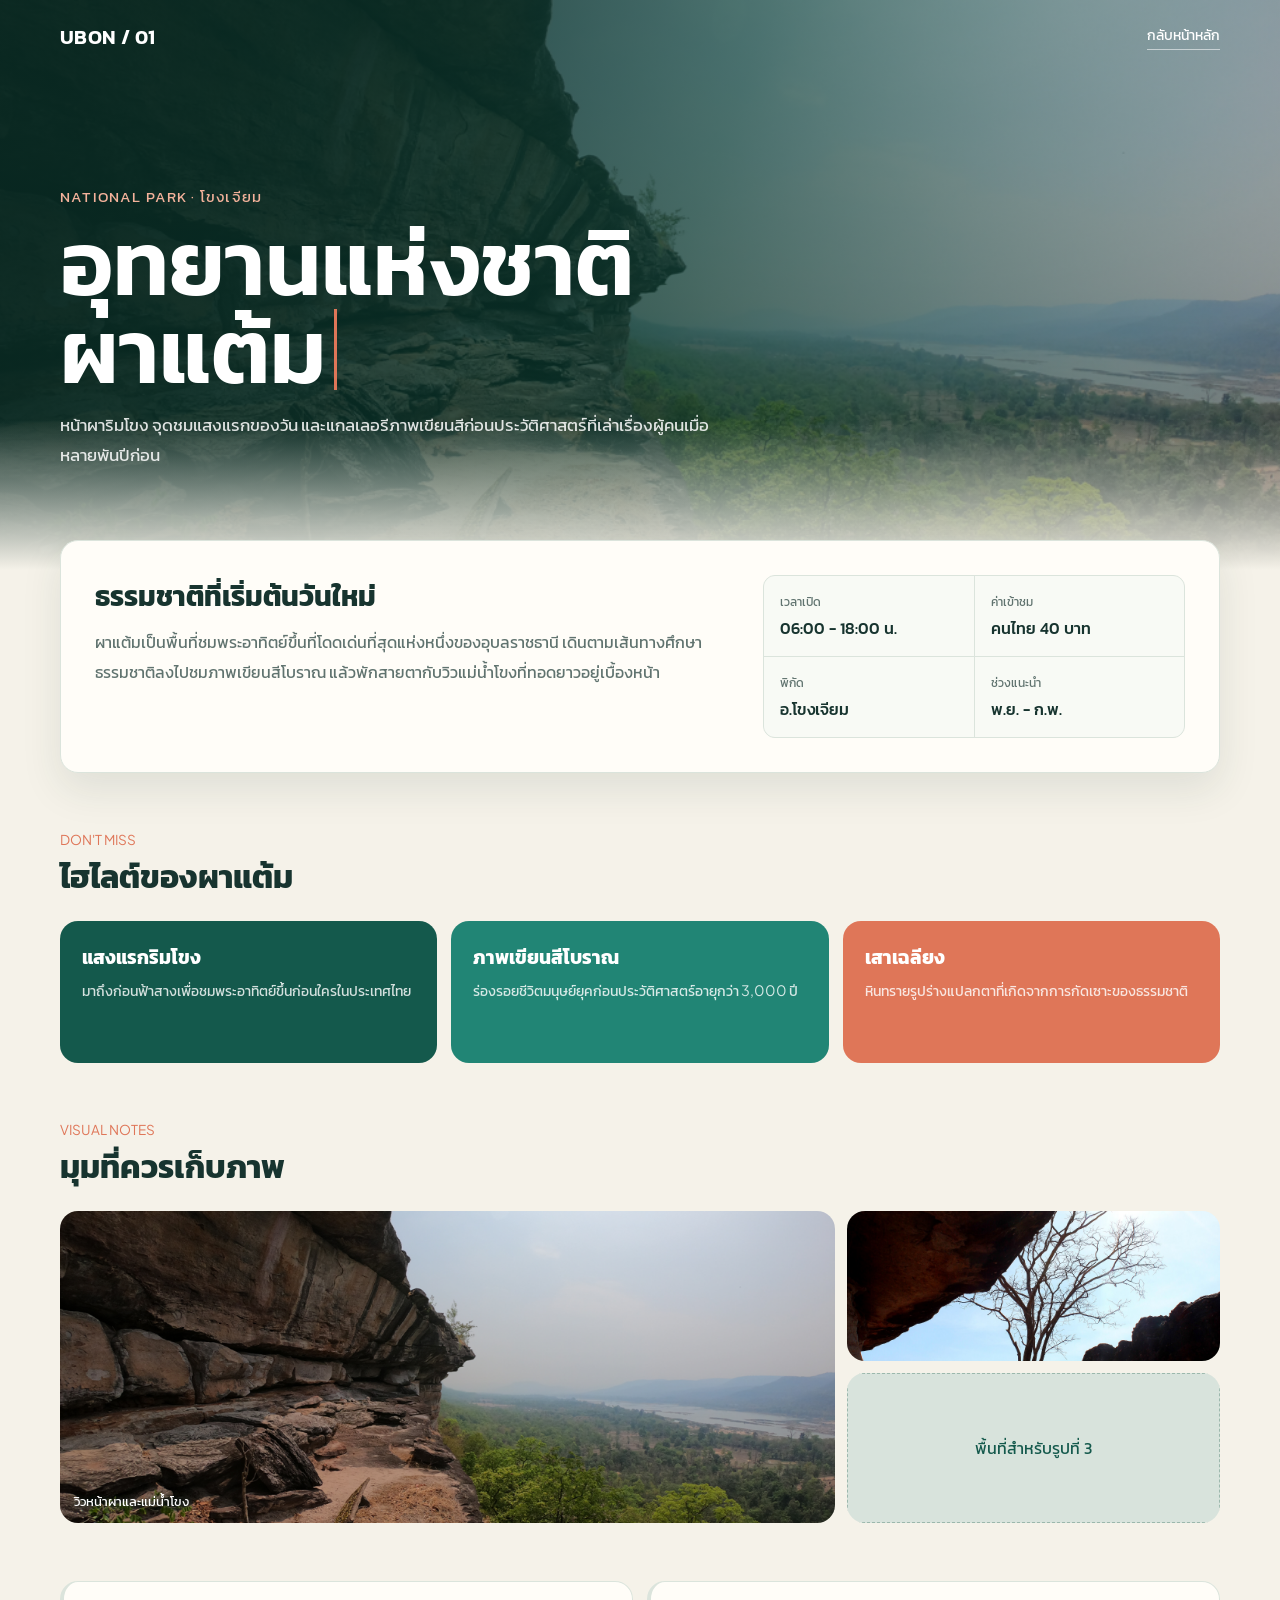
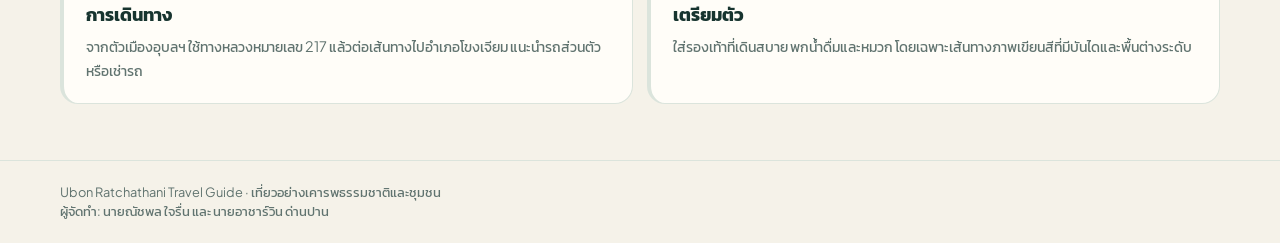
<file: root/phatam.html>
<!-- วิธีเพิ่มรูป: เปลี่ยนชื่อไฟล์ใน --hero-image สำหรับรูปใหญ่ด้านบน และเปลี่ยน src ของ img ใน .gallery สำหรับรูปแกลเลอรี -->
<!doctype html>
<html lang="th"><head><meta charset="UTF-8"><meta name="viewport" content="width=device-width, initial-scale=1.0"><title>อุทยานแห่งชาติผาแต้ม | อุบลราชธานี</title><link rel="stylesheet" href="guide.css"></head>
<body style="--hero-image: url('../IMG/phatam.png')"><header class="topbar"><div class="nav-brand">UBON / 01</div><a class="back-link" href="../index.html">กลับหน้าหลัก</a></header><section class="hero"><div class="hero-content"><div class="eyebrow">NATIONAL PARK · โขงเจียม</div><h1>อุทยานแห่งชาติ<br>ผาแต้ม</h1><p class="hero-lead">หน้าผาริมโขง จุดชมแสงแรกของวัน และแกลเลอรีภาพเขียนสีก่อนประวัติศาสตร์ที่เล่าเรื่องผู้คนเมื่อหลายพันปีก่อน</p></div></section><main class="page"><section class="intro"><div><h2>ธรรมชาติที่เริ่มต้นวันใหม่</h2><p>ผาแต้มเป็นพื้นที่ชมพระอาทิตย์ขึ้นที่โดดเด่นที่สุดแห่งหนึ่งของอุบลราชธานี เดินตามเส้นทางศึกษาธรรมชาติลงไปชมภาพเขียนสีโบราณ แล้วพักสายตากับวิวแม่น้ำโขงที่ทอดยาวอยู่เบื้องหน้า</p></div><div class="facts"><div class="fact"><span>เวลาเปิด</span><strong>06:00 - 18:00 น.</strong></div><div class="fact"><span>ค่าเข้าชม</span><strong>คนไทย 40 บาท</strong></div><div class="fact"><span>พิกัด</span><strong>อ.โขงเจียม</strong></div><div class="fact"><span>ช่วงแนะนำ</span><strong>พ.ย. - ก.พ.</strong></div></div></section><section class="section"><div class="section-head"><div><div class="section-kicker">DON'T MISS</div><h2>ไฮไลต์ของผาแต้ม</h2></div></div><div class="highlight-grid"><article class="highlight"><h3>แสงแรกริมโขง</h3><p>มาถึงก่อนฟ้าสางเพื่อชมพระอาทิตย์ขึ้นก่อนใครในประเทศไทย</p></article><article class="highlight"><h3>ภาพเขียนสีโบราณ</h3><p>ร่องรอยชีวิตมนุษย์ยุคก่อนประวัติศาสตร์อายุกว่า 3,000 ปี</p></article><article class="highlight"><h3>เสาเฉลียง</h3><p>หินทรายรูปร่างแปลกตาที่เกิดจากการกัดเซาะของธรรมชาติ</p></article></div></section><section class="section"><div class="section-head"><div><div class="section-kicker">VISUAL NOTES</div><h2>มุมที่ควรเก็บภาพ</h2></div></div><div class="gallery"><div class="photo"><img src="../IMG/phatam.png" alt="วิวผาแต้ม"><span class="caption">วิวหน้าผาและแม่น้ำโขง</span></div><div class="photo"><img src="../IMG/phatam-commons.jpg" alt="ผาแต้มมุมเพิ่มเติม"></div><div class="photo"><div class="photo-placeholder">พื้นที่สำหรับรูปที่ 3</div></div></div></section><section class="section tips"><article class="tip"><h3>การเดินทาง</h3><p>จากตัวเมืองอุบลฯ ใช้ทางหลวงหมายเลข 217 แล้วต่อเส้นทางไปอำเภอโขงเจียม แนะนำรถส่วนตัวหรือเช่ารถ</p></article><article class="tip"><h3>เตรียมตัว</h3><p>ใส่รองเท้าที่เดินสบาย พกน้ำดื่มและหมวก โดยเฉพาะเส้นทางภาพเขียนสีที่มีบันไดและพื้นต่างระดับ</p></article></section></main><footer>Ubon Ratchathani Travel Guide · เที่ยวอย่างเคารพธรรมชาติและชุมชน<br>ผู้จัดทำ: นายณัชพล ใจรื่น และ นายอาชาร์วิน ด่านปาน</footer><script>const lightbox = document.createElement('div'); lightbox.className = 'lightbox'; lightbox.innerHTML = '<button class="lightbox-close" type="button" aria-label="ปิดภาพ">×</button><img alt="">'; document.body.append(lightbox); const lightboxImage = lightbox.querySelector('img'); const closeLightbox = () => lightbox.classList.remove('is-open'); document.querySelectorAll('.photo img').forEach((image) => { image.parentElement.addEventListener('click', () => { lightboxImage.src = image.src; lightboxImage.alt = image.alt; lightbox.classList.add('is-open'); }); }); lightbox.addEventListener('click', (event) => { if (event.target === lightbox || event.target.classList.contains('lightbox-close')) closeLightbox(); }); document.addEventListener('keydown', (event) => { if (event.key === 'Escape') closeLightbox(); });</script></body></html>
</file>
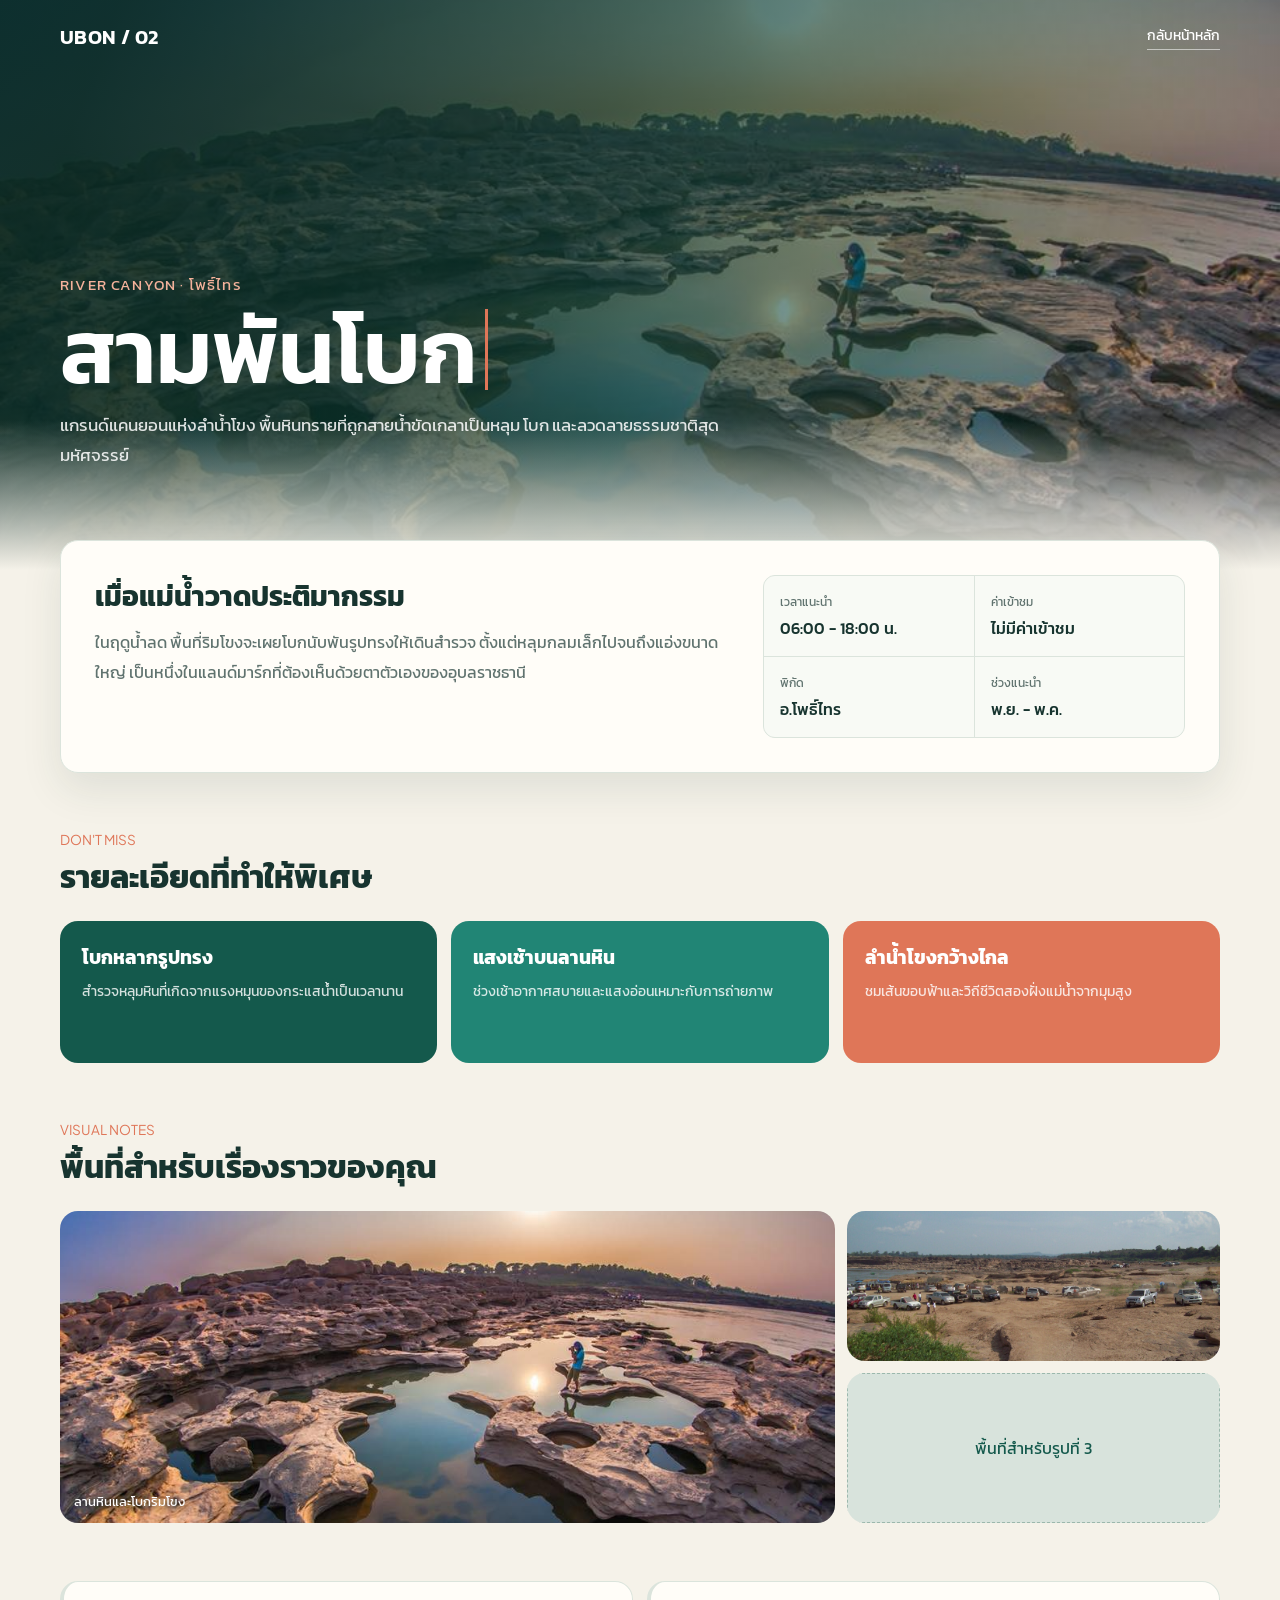
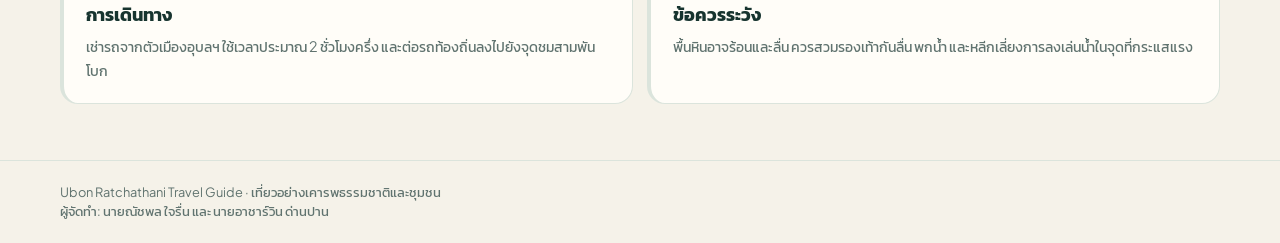
<file: root/threebo.html>
<!-- วิธีเพิ่มรูป: เปลี่ยนชื่อไฟล์ใน --hero-image สำหรับรูปใหญ่ด้านบน และเปลี่ยน src ของ img ใน .gallery สำหรับรูปแกลเลอรี -->
<!doctype html>
<html lang="th"><head><meta charset="UTF-8"><meta name="viewport" content="width=device-width, initial-scale=1.0"><title>สามพันโบก | อุบลราชธานี</title><link rel="stylesheet" href="guide.css"></head>
<body style="--hero-image: url('../IMG/ThreeBOg.jpg')"><header class="topbar"><div class="nav-brand">UBON / 02</div><a class="back-link" href="../index.html">กลับหน้าหลัก</a></header><section class="hero"><div class="hero-content"><div class="eyebrow">RIVER CANYON · โพธิ์ไทร</div><h1>สามพันโบก</h1><p class="hero-lead">แกรนด์แคนยอนแห่งลำน้ำโขง พื้นหินทรายที่ถูกสายน้ำขัดเกลาเป็นหลุม โบก และลวดลายธรรมชาติสุดมหัศจรรย์</p></div></section><main class="page"><section class="intro"><div><h2>เมื่อแม่น้ำวาดประติมากรรม</h2><p>ในฤดูน้ำลด พื้นที่ริมโขงจะเผยโบกนับพันรูปทรงให้เดินสำรวจ ตั้งแต่หลุมกลมเล็กไปจนถึงแอ่งขนาดใหญ่ เป็นหนึ่งในแลนด์มาร์กที่ต้องเห็นด้วยตาตัวเองของอุบลราชธานี</p></div><div class="facts"><div class="fact"><span>เวลาแนะนำ</span><strong>06:00 - 18:00 น.</strong></div><div class="fact"><span>ค่าเข้าชม</span><strong>ไม่มีค่าเข้าชม</strong></div><div class="fact"><span>พิกัด</span><strong>อ.โพธิ์ไทร</strong></div><div class="fact"><span>ช่วงแนะนำ</span><strong>พ.ย. - พ.ค.</strong></div></div></section><section class="section"><div class="section-head"><div><div class="section-kicker">DON'T MISS</div><h2>รายละเอียดที่ทำให้พิเศษ</h2></div></div><div class="highlight-grid"><article class="highlight"><h3>โบกหลากรูปทรง</h3><p>สำรวจหลุมหินที่เกิดจากแรงหมุนของกระแสน้ำเป็นเวลานาน</p></article><article class="highlight"><h3>แสงเช้าบนลานหิน</h3><p>ช่วงเช้าอากาศสบายและแสงอ่อนเหมาะกับการถ่ายภาพ</p></article><article class="highlight"><h3>ลำน้ำโขงกว้างไกล</h3><p>ชมเส้นขอบฟ้าและวิถีชีวิตสองฝั่งแม่น้ำจากมุมสูง</p></article></div></section><section class="section"><div class="section-head"><div><div class="section-kicker">VISUAL NOTES</div><h2>พื้นที่สำหรับเรื่องราวของคุณ</h2></div></div><div class="gallery"><div class="photo"><img src="../IMG/ThreeBOg.jpg" alt="สามพันโบก"><span class="caption">ลานหินและโบกริมโขง</span></div><div class="photo"><img src="../IMG/threebok-commons.jpg" alt="สามพันโบกมุมเพิ่มเติม"></div><div class="photo"><div class="photo-placeholder">พื้นที่สำหรับรูปที่ 3</div></div></div></section><section class="section tips"><article class="tip"><h3>การเดินทาง</h3><p>เช่ารถจากตัวเมืองอุบลฯ ใช้เวลาประมาณ 2 ชั่วโมงครึ่ง และต่อรถท้องถิ่นลงไปยังจุดชมสามพันโบก</p></article><article class="tip"><h3>ข้อควรระวัง</h3><p>พื้นหินอาจร้อนและลื่น ควรสวมรองเท้ากันลื่น พกน้ำ และหลีกเลี่ยงการลงเล่นน้ำในจุดที่กระแสแรง</p></article></section></main><footer>Ubon Ratchathani Travel Guide · เที่ยวอย่างเคารพธรรมชาติและชุมชน<br>ผู้จัดทำ: นายณัชพล ใจรื่น และ นายอาชาร์วิน ด่านปาน</footer><script>const lightbox = document.createElement('div'); lightbox.className = 'lightbox'; lightbox.innerHTML = '<button class="lightbox-close" type="button" aria-label="ปิดภาพ">×</button><img alt="">'; document.body.append(lightbox); const lightboxImage = lightbox.querySelector('img'); const closeLightbox = () => lightbox.classList.remove('is-open'); document.querySelectorAll('.photo img').forEach((image) => { image.parentElement.addEventListener('click', () => { lightboxImage.src = image.src; lightboxImage.alt = image.alt; lightbox.classList.add('is-open'); }); }); lightbox.addEventListener('click', (event) => { if (event.target === lightbox || event.target.classList.contains('lightbox-close')) closeLightbox(); }); document.addEventListener('keydown', (event) => { if (event.key === 'Escape') closeLightbox(); });</script></body></html>
</file>
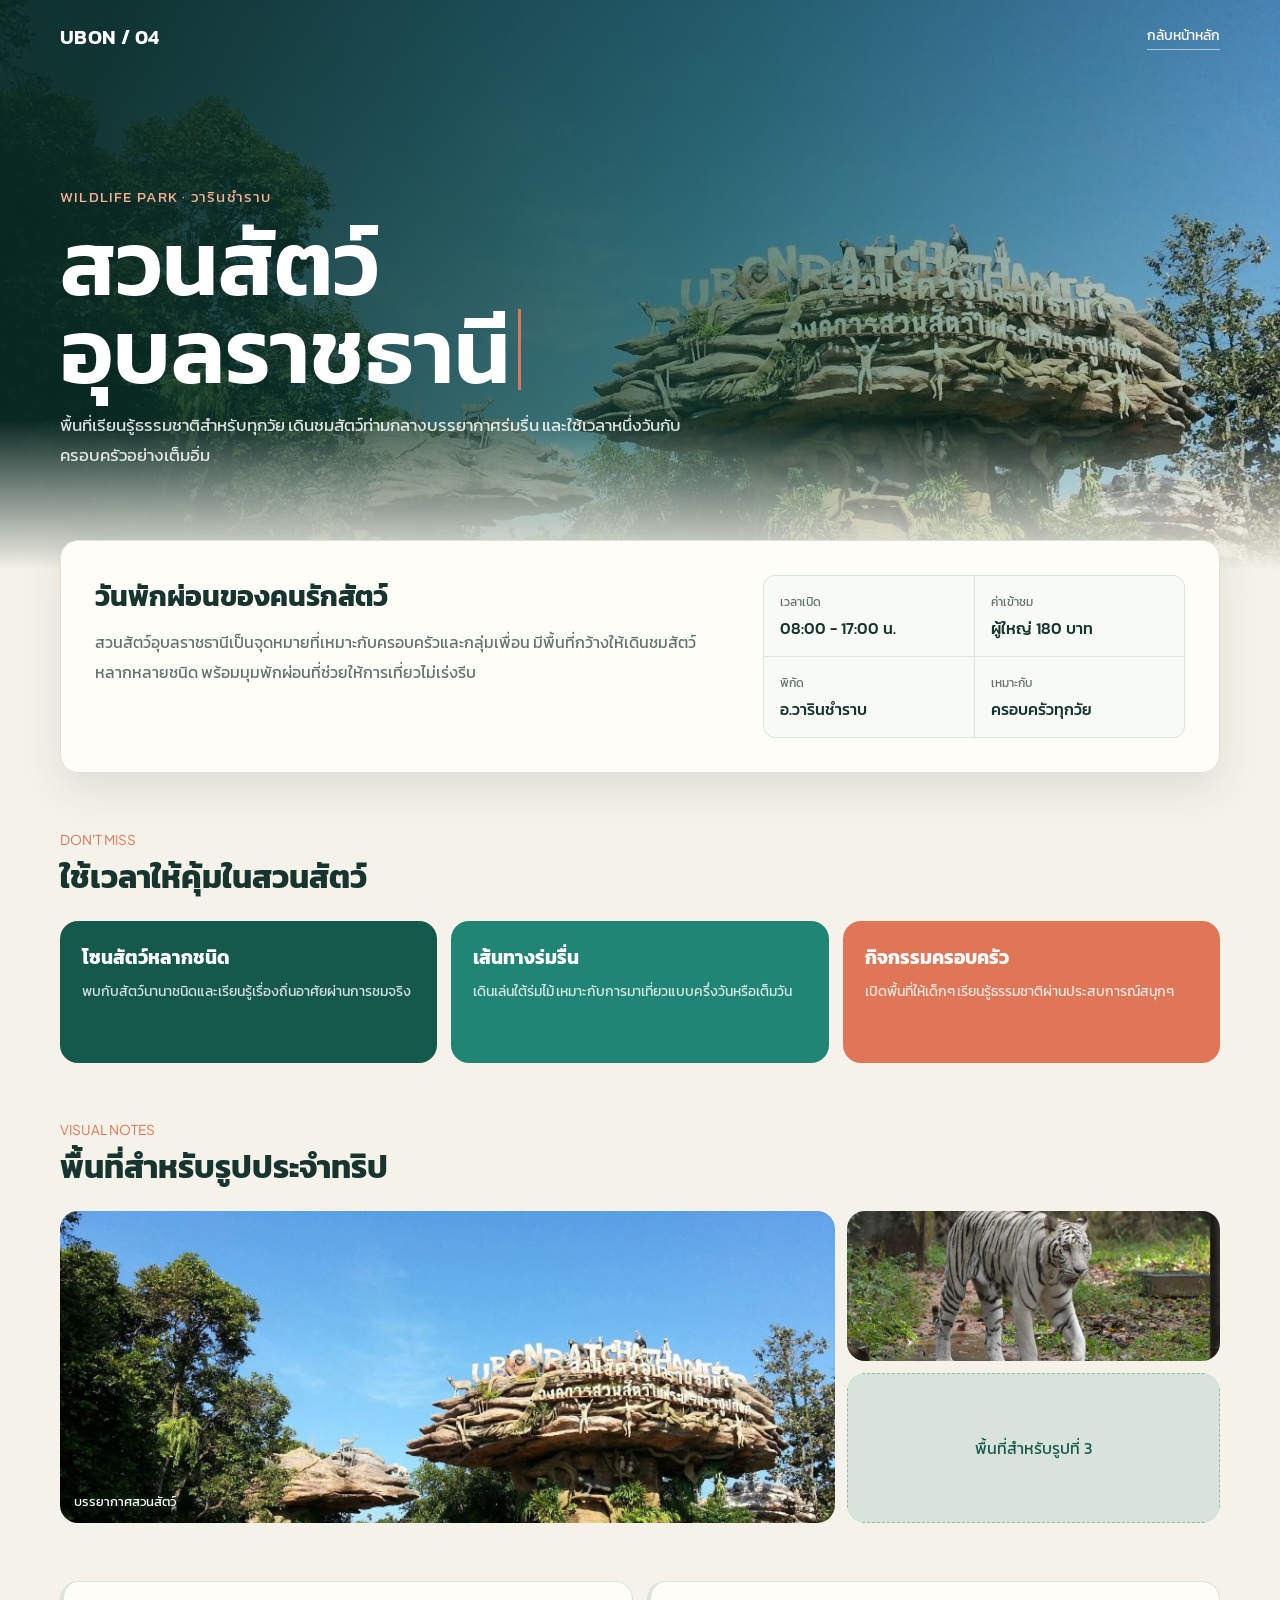
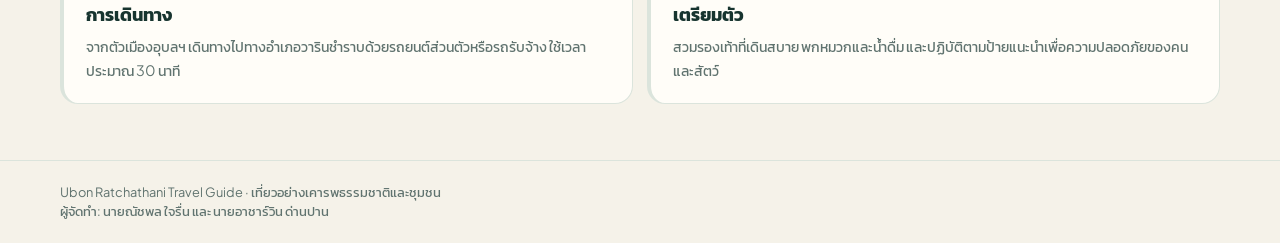
<file: root/Ubonzoo.html>
<!-- วิธีเพิ่มรูป: เปลี่ยนชื่อไฟล์ใน --hero-image สำหรับรูปใหญ่ด้านบน และเปลี่ยน src ของ img ใน .gallery สำหรับรูปแกลเลอรี -->
<!doctype html>
<html lang="th"><head><meta charset="UTF-8"><meta name="viewport" content="width=device-width, initial-scale=1.0"><title>สวนสัตว์อุบลราชธานี | อุบลราชธานี</title><link rel="stylesheet" href="guide.css"></head>
<body style="--hero-image: url('../IMG/Ubon zoo.png')"><header class="topbar"><div class="nav-brand">UBON / 04</div><a class="back-link" href="../index.html">กลับหน้าหลัก</a></header><section class="hero"><div class="hero-content"><div class="eyebrow">WILDLIFE PARK · วารินชำราบ</div><h1>สวนสัตว์<br>อุบลราชธานี</h1><p class="hero-lead">พื้นที่เรียนรู้ธรรมชาติสำหรับทุกวัย เดินชมสัตว์ท่ามกลางบรรยากาศร่มรื่น และใช้เวลาหนึ่งวันกับครอบครัวอย่างเต็มอิ่ม</p></div></section><main class="page"><section class="intro"><div><h2>วันพักผ่อนของคนรักสัตว์</h2><p>สวนสัตว์อุบลราชธานีเป็นจุดหมายที่เหมาะกับครอบครัวและกลุ่มเพื่อน มีพื้นที่กว้างให้เดินชมสัตว์หลากหลายชนิด พร้อมมุมพักผ่อนที่ช่วยให้การเที่ยวไม่เร่งรีบ</p></div><div class="facts"><div class="fact"><span>เวลาเปิด</span><strong>08:00 - 17:00 น.</strong></div><div class="fact"><span>ค่าเข้าชม</span><strong>ผู้ใหญ่ 180 บาท</strong></div><div class="fact"><span>พิกัด</span><strong>อ.วารินชำราบ</strong></div><div class="fact"><span>เหมาะกับ</span><strong>ครอบครัวทุกวัย</strong></div></div></section><section class="section"><div class="section-head"><div><div class="section-kicker">DON'T MISS</div><h2>ใช้เวลาให้คุ้มในสวนสัตว์</h2></div></div><div class="highlight-grid"><article class="highlight"><h3>โซนสัตว์หลากชนิด</h3><p>พบกับสัตว์นานาชนิดและเรียนรู้เรื่องถิ่นอาศัยผ่านการชมจริง</p></article><article class="highlight"><h3>เส้นทางร่มรื่น</h3><p>เดินเล่นใต้ร่มไม้ เหมาะกับการมาเที่ยวแบบครึ่งวันหรือเต็มวัน</p></article><article class="highlight"><h3>กิจกรรมครอบครัว</h3><p>เปิดพื้นที่ให้เด็กๆ เรียนรู้ธรรมชาติผ่านประสบการณ์สนุกๆ</p></article></div></section><section class="section"><div class="section-head"><div><div class="section-kicker">VISUAL NOTES</div><h2>พื้นที่สำหรับรูปประจำทริป</h2></div></div><div class="gallery"><div class="photo"><img src="../IMG/Ubon zoo.png" alt="สวนสัตว์อุบลราชธานี"><span class="caption">บรรยากาศสวนสัตว์</span></div><div class="photo"><img src="../IMG/ubon-zoo-commons.jpg" alt="สวนสัตว์อุบลราชธานีมุมเพิ่มเติม"></div><div class="photo"><div class="photo-placeholder">พื้นที่สำหรับรูปที่ 3</div></div></div></section><section class="section tips"><article class="tip"><h3>การเดินทาง</h3><p>จากตัวเมืองอุบลฯ เดินทางไปทางอำเภอวารินชำราบด้วยรถยนต์ส่วนตัวหรือรถรับจ้าง ใช้เวลาประมาณ 30 นาที</p></article><article class="tip"><h3>เตรียมตัว</h3><p>สวมรองเท้าที่เดินสบาย พกหมวกและน้ำดื่ม และปฏิบัติตามป้ายแนะนำเพื่อความปลอดภัยของคนและสัตว์</p></article></section></main><footer>Ubon Ratchathani Travel Guide · เที่ยวอย่างเคารพธรรมชาติและชุมชน<br>ผู้จัดทำ: นายณัชพล ใจรื่น และ นายอาชาร์วิน ด่านปาน</footer><script>const lightbox = document.createElement('div'); lightbox.className = 'lightbox'; lightbox.innerHTML = '<button class="lightbox-close" type="button" aria-label="ปิดภาพ">×</button><img alt="">'; document.body.append(lightbox); const lightboxImage = lightbox.querySelector('img'); const closeLightbox = () => lightbox.classList.remove('is-open'); document.querySelectorAll('.photo img').forEach((image) => { image.parentElement.addEventListener('click', () => { lightboxImage.src = image.src; lightboxImage.alt = image.alt; lightbox.classList.add('is-open'); }); }); lightbox.addEventListener('click', (event) => { if (event.target === lightbox || event.target.classList.contains('lightbox-close')) closeLightbox(); }); document.addEventListener('keydown', (event) => { if (event.key === 'Escape') closeLightbox(); });</script></body></html>
</file>
<file: .root/guide.css>
@import url('https://fonts.googleapis.com/css2?family=Kanit:wght@400;500;600;700&family=Plus+Jakarta+Sans:wght@400;500;600;700&display=swap');

:root {
  --ink: #17342f;
  --muted: #60736f;
  --forest: #14594c;
  --teal: #218575;
  --coral: #df7658;
  --paper: #f5f2e9;
  --line: #dbe4dc;
  --white: #fffdf8;
  --radius: 18px;
}

* { box-sizing: border-box; }
html { scroll-behavior: smooth; }
body {
  margin: 0;
  color: var(--ink);
  background: var(--paper);
  font-family: 'Plus Jakarta Sans', 'Kanit', sans-serif;
}
h1, h2, h3, p { margin-top: 0; }
h1, h2, h3, .eyebrow, .nav-brand, .stat strong { font-family: 'Kanit', sans-serif; }
a { color: inherit; }
.topbar {
  position: absolute; z-index: 2; top: 0; left: 0; width: 100%;
  display: flex; justify-content: space-between; align-items: center;
  padding: 22px max(22px, calc((100% - 1160px) / 2)); color: white;
}
.nav-brand { font-size: 1.25rem; font-weight: 600; letter-spacing: .02em; }
.back-link { text-decoration: none; font-size: .9rem; border-bottom: 1px solid rgba(255,255,255,.55); padding-bottom: 3px; }
.back-link { transition: color .25s ease, border-color .25s ease, transform .25s ease; }
.back-link:hover { color: #f4b29b; border-color: #f4b29b; transform: translateX(-4px); }
.hero {
  min-height: 570px; display: grid; align-items: end; position: relative; overflow: hidden;
  /* เปลี่ยนรูปใหญ่ด้านบนได้ที่ style="--hero-image: url('../IMG/ชื่อไฟล์ของคุณ')" ใน body ของแต่ละหน้า */
  background: linear-gradient(110deg, rgba(9,42,35,.92) 8%, rgba(10,62,52,.66) 52%, rgba(18,57,48,.12)), var(--hero-image) center/cover;
}
.hero::after { content: ''; position: absolute; inset: auto 0 0; height: 150px; background: linear-gradient(transparent, var(--paper)); }
.hero-content { position: relative; z-index: 1; width: min(1160px, calc(100% - 44px)); margin: 0 auto; padding: 80px 0 100px; color: white; }
.eyebrow { color: #f4b29b; font-size: .92rem; letter-spacing: .08em; margin-bottom: 12px; }
.hero h1 { max-width: 760px; margin-bottom: 14px; font-size: clamp(2.8rem, 7vw, 5.7rem); line-height: .98; font-weight: 600; }
.hero h1 {
  position: relative;
  width: fit-content;
  max-width: 100%;
  overflow: hidden;
  animation: type-title 2.2s steps(24, end) both;
}
.hero h1::after {
  content: '';
  display: inline-block;
  width: 3px;
  height: .9em;
  margin-left: 8px;
  vertical-align: -.08em;
  background: var(--coral);
  animation: blink-cursor .75s steps(1, end) infinite;
}
.hero-lead { max-width: 670px; margin-bottom: 0; font-size: 1.05rem; line-height: 1.8; color: rgba(255,255,255,.86); }
.page { width: min(1160px, calc(100% - 44px)); margin: -30px auto 0; position: relative; z-index: 2; padding-bottom: 56px; }
.intro { display: grid; grid-template-columns: 1.2fr .8fr; gap: 36px; padding: 34px; background: var(--white); border: 1px solid var(--line); border-radius: var(--radius); box-shadow: 0 16px 40px rgba(29,58,48,.1); }
.intro h2 { font-size: 1.75rem; margin-bottom: 10px; }
.intro p { color: var(--muted); line-height: 1.85; margin-bottom: 0; }
.facts { display: grid; grid-template-columns: 1fr 1fr; gap: 1px; background: var(--line); border: 1px solid var(--line); border-radius: 12px; overflow: hidden; }
.fact { background: #f8faf5; padding: 16px; }
.fact { transition: background .25s ease, transform .25s ease; }
.fact:hover { background: #fff8eb; transform: scale(1.035); position: relative; z-index: 1; }
.fact span { display: block; color: var(--muted); font-size: .77rem; margin-bottom: 5px; }
.fact strong { font-family: 'Kanit', sans-serif; font-size: 1rem; font-weight: 500; }
.section { padding: 58px 0 0; }
.section-head { display: flex; justify-content: space-between; align-items: end; gap: 20px; margin-bottom: 20px; }
.section h2 { font-size: 2rem; margin-bottom: 0; }
.section-kicker { color: var(--coral); font-size: .85rem; margin-bottom: 5px; }
.highlight-grid { display: grid; grid-template-columns: repeat(3, 1fr); gap: 14px; }
.highlight { min-height: 142px; padding: 22px; background: var(--forest); color: white; border-radius: var(--radius); }
.highlight:nth-child(2) { background: var(--teal); }
.highlight:nth-child(3) { background: var(--coral); }
.highlight { transition: transform .3s ease, box-shadow .3s ease, filter .3s ease; }
.highlight:hover { transform: translateY(-8px) rotate(-1deg); box-shadow: 0 16px 26px rgba(20, 65, 54, .2); filter: saturate(1.12); }
.highlight h3 { font-size: 1.18rem; margin-bottom: 8px; }
.highlight p { color: rgba(255,255,255,.82); font-size: .9rem; line-height: 1.65; margin-bottom: 0; }
.gallery { display: grid; grid-template-columns: 1.35fr .65fr; grid-template-rows: 150px 150px; gap: 12px; }
.photo { position: relative; overflow: hidden; background: #d8e3dc; border-radius: var(--radius); }
.photo:first-child { grid-row: 1 / 3; }
.photo img { width: 100%; height: 100%; display: block; object-fit: cover; }
.photo::after { content: 'ดูภาพ'; position: absolute; inset: auto 14px 12px auto; padding: 5px 10px; border-radius: 999px; color: white; background: rgba(20, 89, 76, .82); font-size: .72rem; opacity: 0; transform: translateY(8px); transition: opacity .3s ease, transform .3s ease; }
.photo:hover::after { opacity: 1; transform: translateY(0); }
.photo:hover img { transform: scale(1.08); transition: transform .6s ease; }
/* ช่อง .photo-placeholder เป็นช่องสำรอง: วาง <img src="../IMG/ชื่อไฟล์" alt="คำอธิบาย"> แทนข้อความด้านในได้ */
.photo-placeholder { display: grid; place-items: center; height: 100%; min-height: 120px; color: var(--forest); border: 1px dashed #9cb8ad; font-family: 'Kanit', sans-serif; }
.caption { position: absolute; bottom: 12px; left: 14px; color: white; font-size: .8rem; text-shadow: 0 1px 8px #183b32; }
.tips { display: grid; grid-template-columns: repeat(2, 1fr); gap: 14px; }
.tip { background: var(--white); border-left: 4px solid var(--coral); padding: 20px 22px; border: 1px solid var(--line); border-left-width: 4px; border-radius: var(--radius); }
.tip h3 { margin-bottom: 6px; font-size: 1.1rem; }
.tip p { margin-bottom: 0; color: var(--muted); font-size: .9rem; line-height: 1.7; }
.tip { transition: transform .3s ease, box-shadow .3s ease, border-color .3s ease; }
.tip:hover { transform: translateY(-6px); box-shadow: 0 14px 26px rgba(29,58,48,.12); border-color: #c1d2c5; }
footer { border-top: 1px solid var(--line); padding: 22px max(22px, calc((100% - 1160px) / 2)); color: var(--muted); font-size: .8rem; }
@keyframes type-title {
  from { max-width: 0; opacity: .35; }
  to { max-width: 100%; opacity: 1; }
}
@keyframes blink-cursor {
  0%, 45% { opacity: 1; }
  46%, 100% { opacity: 0; }
}
@media (prefers-reduced-motion: reduce) {
  html { scroll-behavior: auto; }
  .hero h1, .hero h1::after, .back-link, .fact, .highlight, .photo img, .photo::after, .tip { animation: none; transition: none; }
}
@media (max-width: 700px) {
  .topbar { padding: 18px 22px; }
  .hero { min-height: 520px; }
  .hero-content { padding-bottom: 78px; }
  .page { width: min(100% - 28px, 1160px); margin-top: -22px; }
  .intro, .tips { grid-template-columns: 1fr; padding: 24px; }
  .highlight-grid { grid-template-columns: 1fr; }
  .gallery { grid-template-columns: 1fr 1fr; grid-template-rows: 190px 120px; }
  .photo:first-child { grid-row: 1; grid-column: 1 / 3; }
  .section { padding-top: 42px; }
}
</file>
<file: root/guide.css>
@import url('https://fonts.googleapis.com/css2?family=Kanit:wght@400;500;600;700&family=Plus+Jakarta+Sans:wght@400;500;600;700&display=swap');

:root {
  --ink: #17342f;
  --muted: #60736f;
  --forest: #14594c;
  --teal: #218575;
  --coral: #df7658;
  --paper: #f5f2e9;
  --line: #dbe4dc;
  --white: #fffdf8;
  --radius: 18px;
}

* { box-sizing: border-box; }
html { scroll-behavior: smooth; }
body {
  margin: 0;
  color: var(--ink);
  background: var(--paper);
  font-family: 'Plus Jakarta Sans', 'Kanit', sans-serif;
}
h1, h2, h3, p { margin-top: 0; }
h1, h2, h3, .eyebrow, .nav-brand, .stat strong { font-family: 'Kanit', sans-serif; }
a { color: inherit; }
.topbar {
  position: absolute; z-index: 2; top: 0; left: 0; width: 100%;
  display: flex; justify-content: space-between; align-items: center;
  padding: 22px max(22px, calc((100% - 1160px) / 2)); color: white;
}
.nav-brand { font-size: 1.25rem; font-weight: 600; letter-spacing: .02em; }
.back-link { text-decoration: none; font-size: .9rem; border-bottom: 1px solid rgba(255,255,255,.55); padding-bottom: 3px; }
.back-link { transition: color .25s ease, border-color .25s ease, transform .25s ease; }
.back-link:hover { color: #f4b29b; border-color: #f4b29b; transform: translateX(-4px); }
.hero {
  min-height: 570px; display: grid; align-items: end; position: relative; overflow: hidden;
  /* เปลี่ยนรูปใหญ่ด้านบนได้ที่ style="--hero-image: url('../IMG/ชื่อไฟล์ของคุณ')" ใน body ของแต่ละหน้า */
  background: linear-gradient(110deg, rgba(9,42,35,.92) 8%, rgba(10,62,52,.66) 52%, rgba(18,57,48,.12)), var(--hero-image) center/cover;
}
.hero::after { content: ''; position: absolute; inset: auto 0 0; height: 150px; background: linear-gradient(transparent, var(--paper)); }
.hero-content { position: relative; z-index: 1; width: min(1160px, calc(100% - 44px)); margin: 0 auto; padding: 80px 0 100px; color: white; }
.eyebrow { color: #f4b29b; font-size: .92rem; letter-spacing: .08em; margin-bottom: 12px; }
.hero h1 { max-width: 760px; margin-bottom: 14px; font-size: clamp(2.8rem, 7vw, 5.7rem); line-height: .98; font-weight: 600; }
.hero h1 {
  position: relative;
  width: fit-content;
  max-width: 100%;
  animation: title-enter .8s ease-out both;
}
.hero h1::after {
  content: '';
  display: inline-block;
  width: 3px;
  height: .9em;
  margin-left: 8px;
  vertical-align: -.08em;
  background: var(--coral);
  animation: blink-cursor .75s steps(1, end) infinite;
}
.hero-lead { max-width: 670px; margin-bottom: 0; font-size: 1.05rem; line-height: 1.8; color: rgba(255,255,255,.86); }
.page { width: min(1160px, calc(100% - 44px)); margin: -30px auto 0; position: relative; z-index: 2; padding-bottom: 56px; }
.intro { display: grid; grid-template-columns: 1.2fr .8fr; gap: 36px; padding: 34px; background: var(--white); border: 1px solid var(--line); border-radius: var(--radius); box-shadow: 0 16px 40px rgba(29,58,48,.1); }
.intro h2 { font-size: 1.75rem; margin-bottom: 10px; }
.intro p { color: var(--muted); line-height: 1.85; margin-bottom: 0; }
.facts { display: grid; grid-template-columns: 1fr 1fr; gap: 1px; background: var(--line); border: 1px solid var(--line); border-radius: 12px; overflow: hidden; }
.fact { background: #f8faf5; padding: 16px; }
.fact { transition: background .25s ease, transform .25s ease; }
.fact:hover { background: #fff8eb; transform: scale(1.035); position: relative; z-index: 1; }
.fact span { display: block; color: var(--muted); font-size: .77rem; margin-bottom: 5px; }
.fact strong { font-family: 'Kanit', sans-serif; font-size: 1rem; font-weight: 500; }
.section { padding: 58px 0 0; }
.section-head { display: flex; justify-content: space-between; align-items: end; gap: 20px; margin-bottom: 20px; }
.section h2 { font-size: 2rem; margin-bottom: 0; }
.section-kicker { color: var(--coral); font-size: .85rem; margin-bottom: 5px; }
.highlight-grid { display: grid; grid-template-columns: repeat(3, 1fr); gap: 14px; }
.highlight { min-height: 142px; padding: 22px; background: var(--forest); color: white; border-radius: var(--radius); }
.highlight:nth-child(2) { background: var(--teal); }
.highlight:nth-child(3) { background: var(--coral); }
.highlight { transition: transform .3s ease, box-shadow .3s ease, filter .3s ease; }
.highlight:hover { transform: translateY(-8px) rotate(-1deg); box-shadow: 0 16px 26px rgba(20, 65, 54, .2); filter: saturate(1.12); }
.highlight h3 { font-size: 1.18rem; margin-bottom: 8px; }
.highlight p { color: rgba(255,255,255,.82); font-size: .9rem; line-height: 1.65; margin-bottom: 0; }
.gallery { display: grid; grid-template-columns: 1.35fr .65fr; grid-template-rows: 150px 150px; gap: 12px; }
.photo { position: relative; overflow: hidden; background: #d8e3dc; border-radius: var(--radius); cursor: zoom-in; }
.photo:first-child { grid-row: 1 / 3; }
.photo img { width: 100%; height: 100%; display: block; object-fit: cover; }
.photo::after { content: 'ดูภาพ'; position: absolute; inset: auto 14px 12px auto; padding: 5px 10px; border-radius: 999px; color: white; background: rgba(20, 89, 76, .82); font-size: .72rem; opacity: 0; transform: translateY(8px); transition: opacity .3s ease, transform .3s ease; }
.photo:hover::after { opacity: 1; transform: translateY(0); }
.photo:hover img { transform: scale(1.08); transition: transform .6s ease; }
.lightbox { position: fixed; inset: 0; z-index: 20; display: grid; place-items: center; padding: 24px; background: rgba(5, 25, 21, .88); opacity: 0; pointer-events: none; transition: opacity .25s ease; }
.lightbox.is-open { opacity: 1; pointer-events: auto; }
.lightbox img { max-width: min(1100px, 92vw); max-height: 84vh; border-radius: 12px; box-shadow: 0 24px 70px rgba(0, 0, 0, .4); object-fit: contain; }
.lightbox-close { position: absolute; top: 22px; right: 26px; width: 42px; height: 42px; border: 1px solid rgba(255,255,255,.45); border-radius: 50%; background: rgba(0,0,0,.2); color: white; cursor: pointer; font-size: 1.5rem; line-height: 1; }
.lightbox-close:hover { background: rgba(255,255,255,.18); }
/* ช่อง .photo-placeholder เป็นช่องสำรอง: วาง <img src="../IMG/ชื่อไฟล์" alt="คำอธิบาย"> แทนข้อความด้านในได้ */
.photo-placeholder { display: grid; place-items: center; height: 100%; min-height: 120px; color: var(--forest); border: 1px dashed #9cb8ad; font-family: 'Kanit', sans-serif; }
.caption { position: absolute; bottom: 12px; left: 14px; color: white; font-size: .8rem; text-shadow: 0 1px 8px #183b32; }
.tips { display: grid; grid-template-columns: repeat(2, 1fr); gap: 14px; }
.tip { background: var(--white); border-left: 4px solid var(--coral); padding: 20px 22px; border: 1px solid var(--line); border-left-width: 4px; border-radius: var(--radius); }
.tip h3 { margin-bottom: 6px; font-size: 1.1rem; }
.tip p { margin-bottom: 0; color: var(--muted); font-size: .9rem; line-height: 1.7; }
.tip { transition: transform .3s ease, box-shadow .3s ease, border-color .3s ease; }
.tip:hover { transform: translateY(-6px); box-shadow: 0 14px 26px rgba(29,58,48,.12); border-color: #c1d2c5; }
footer { border-top: 1px solid var(--line); padding: 22px max(22px, calc((100% - 1160px) / 2)); color: var(--muted); font-size: .8rem; }
@keyframes title-enter {
  from { opacity: 0; transform: translateY(12px); }
  to { opacity: 1; transform: translateY(0); }
}
@keyframes blink-cursor {
  0%, 45% { opacity: 1; }
  46%, 100% { opacity: 0; }
}
@media (prefers-reduced-motion: reduce) {
  html { scroll-behavior: auto; }
  .hero h1, .hero h1::after, .back-link, .fact, .highlight, .photo img, .photo::after, .tip { animation: none; transition: none; }
}
@media (max-width: 700px) {
  .topbar { padding: 18px 22px; }
  .hero { min-height: 520px; }
  .hero-content { padding-bottom: 78px; }
  .page { width: min(100% - 28px, 1160px); margin-top: -22px; }
  .intro, .tips { grid-template-columns: 1fr; padding: 24px; }
  .highlight-grid { grid-template-columns: 1fr; }
  .gallery { grid-template-columns: 1fr 1fr; grid-template-rows: 190px 120px; }
  .photo:first-child { grid-row: 1; grid-column: 1 / 3; }
  .section { padding-top: 42px; }
}
</file>
